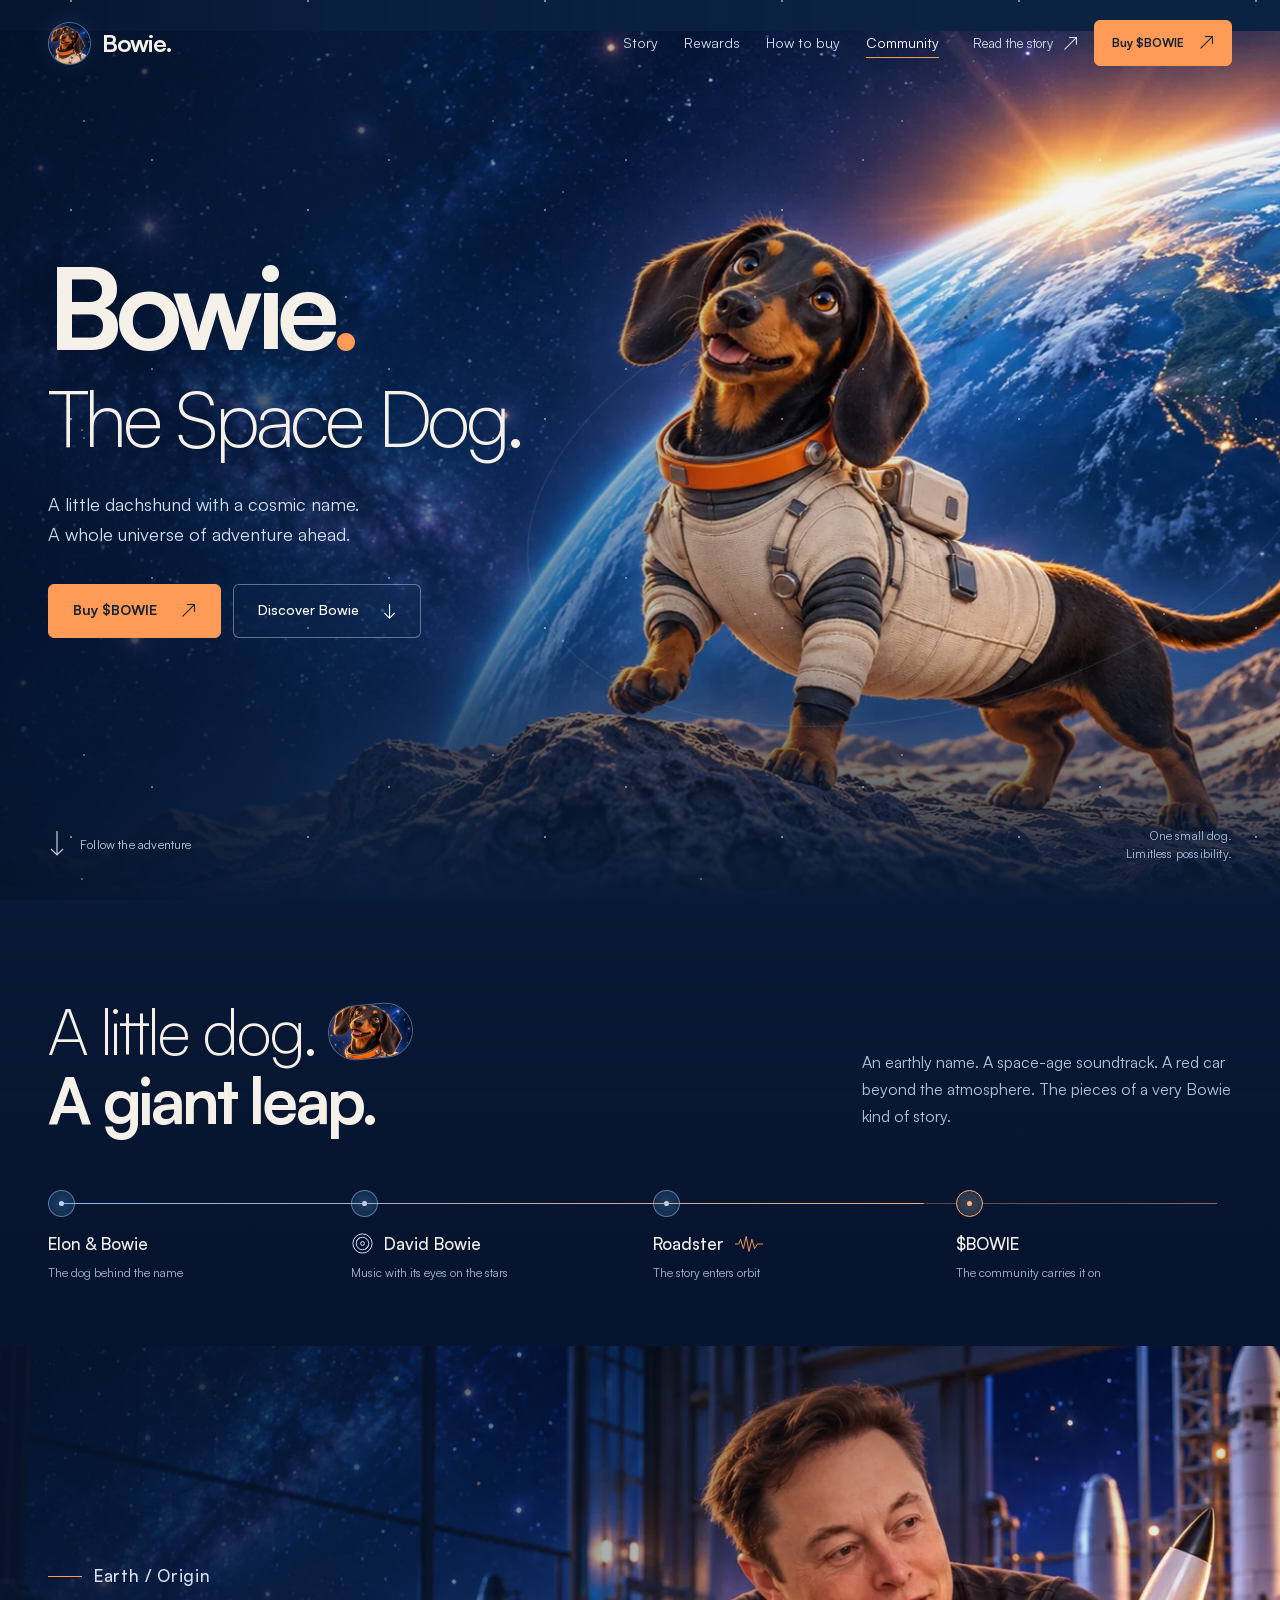
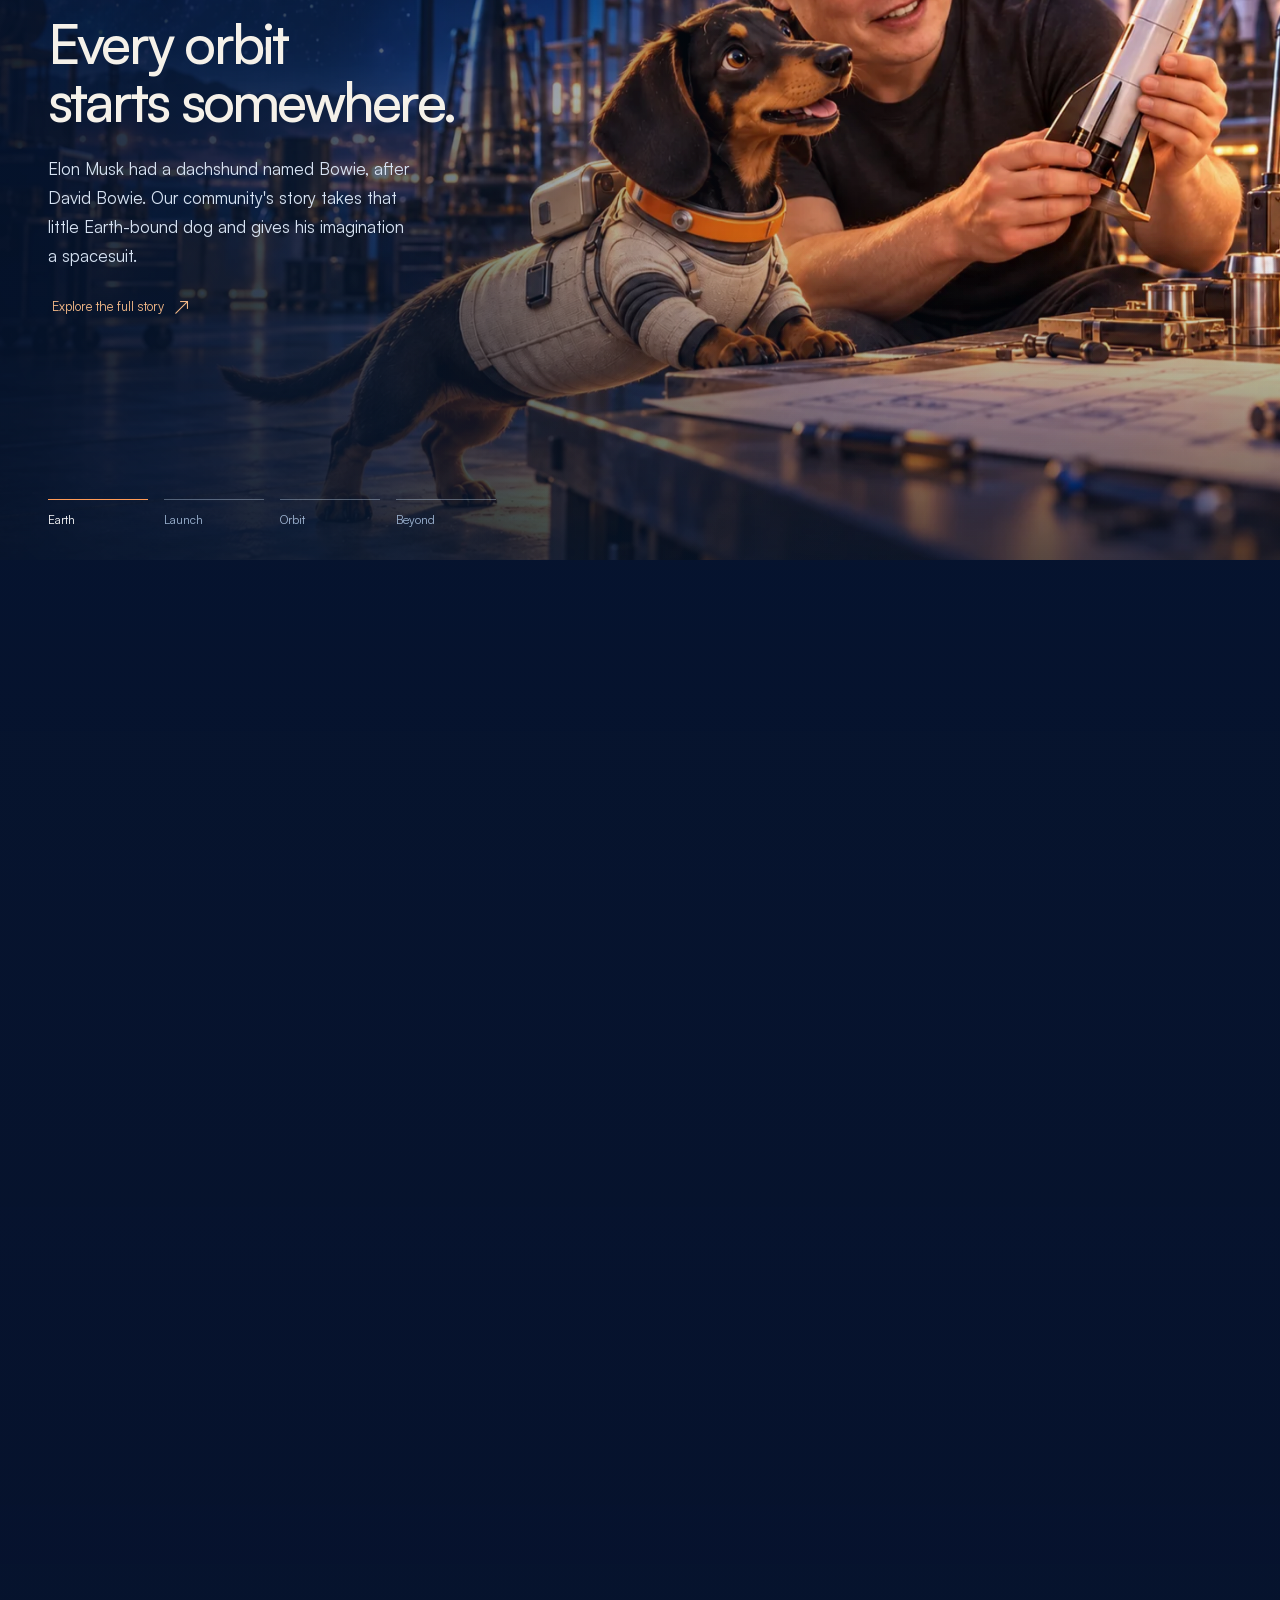
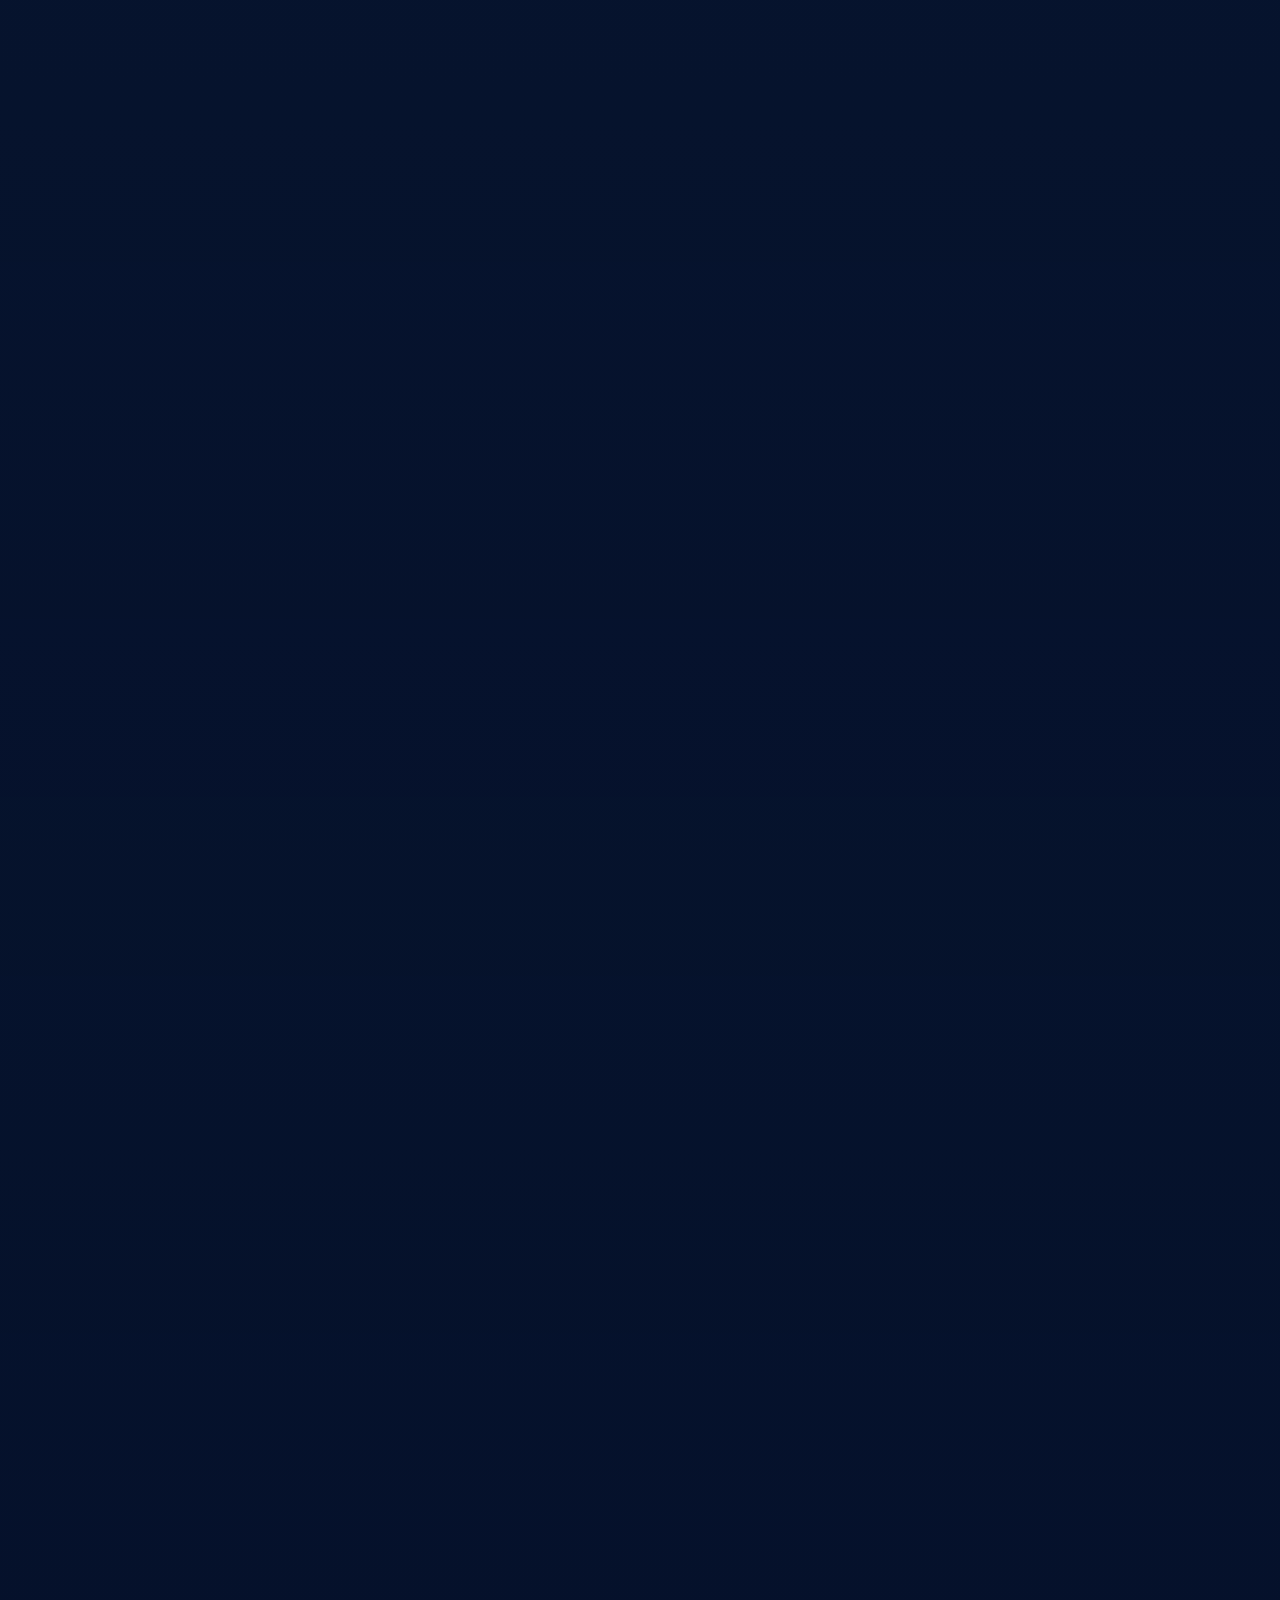
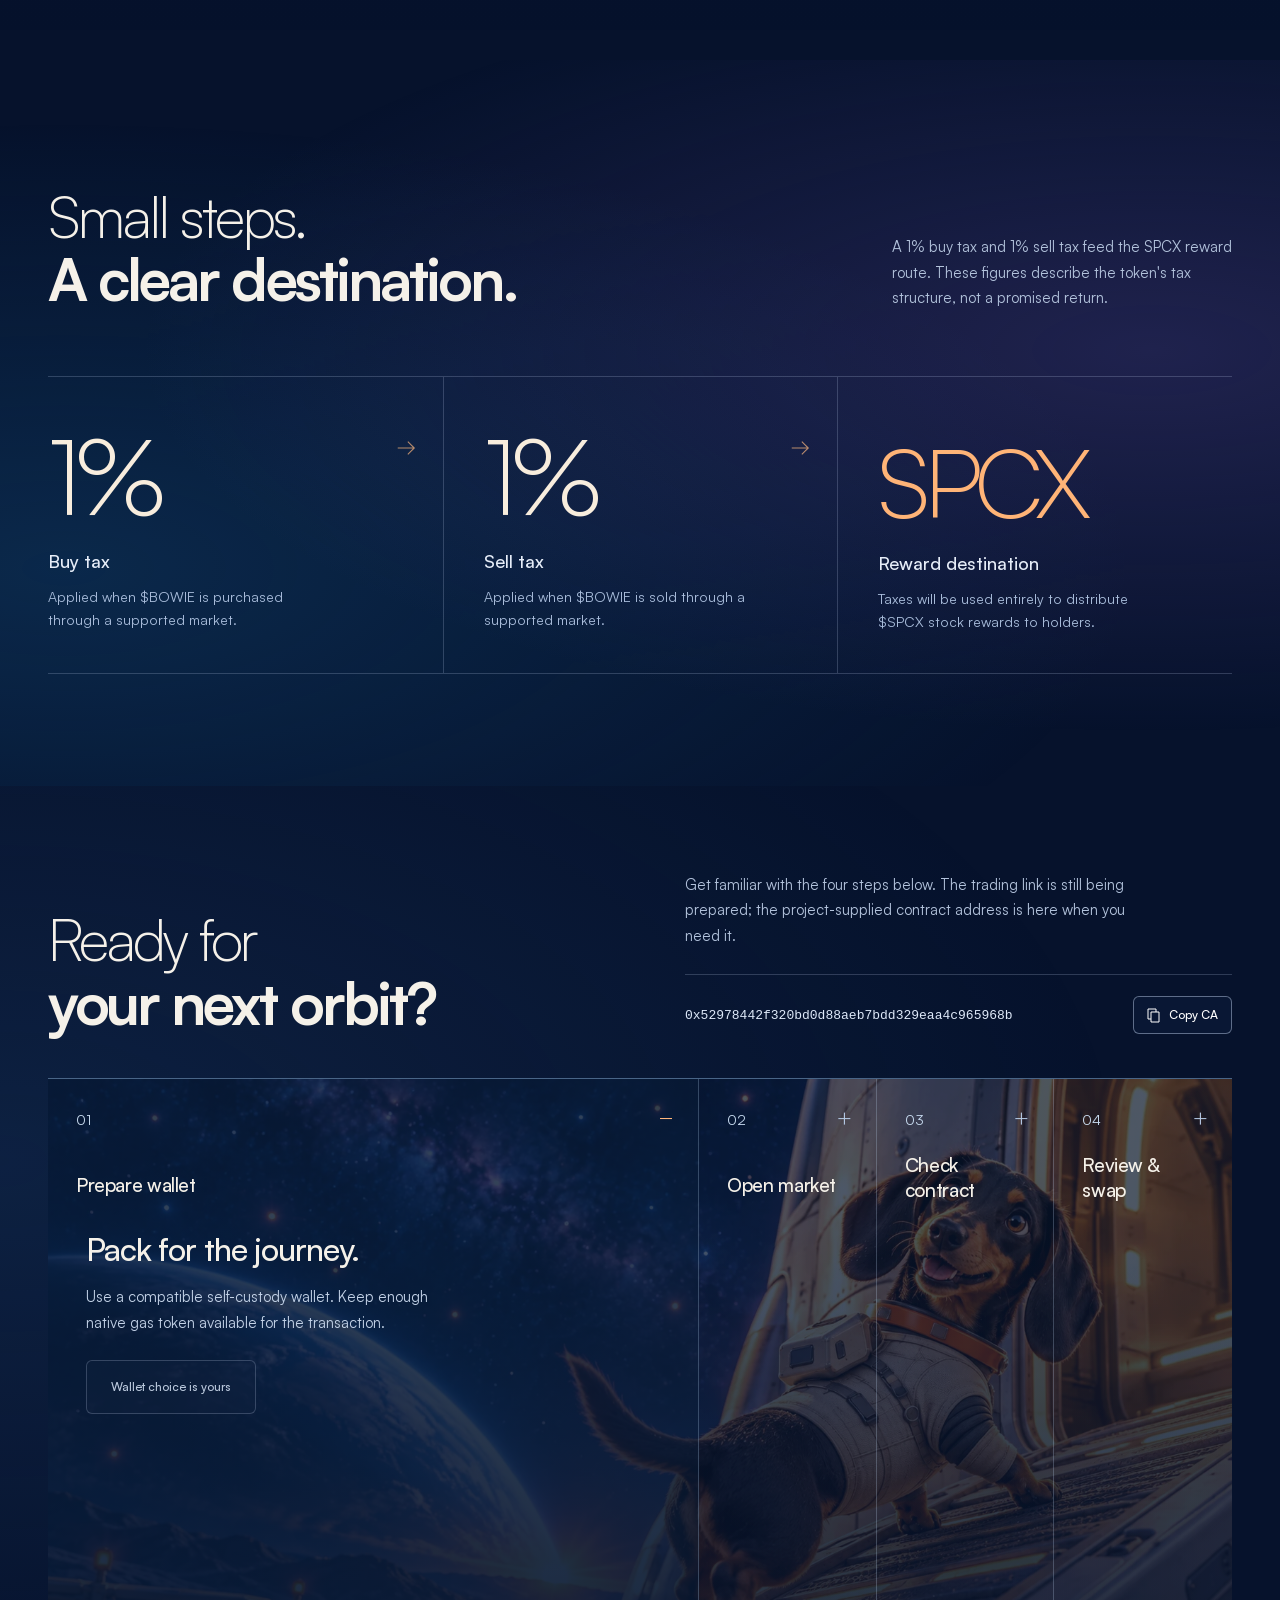
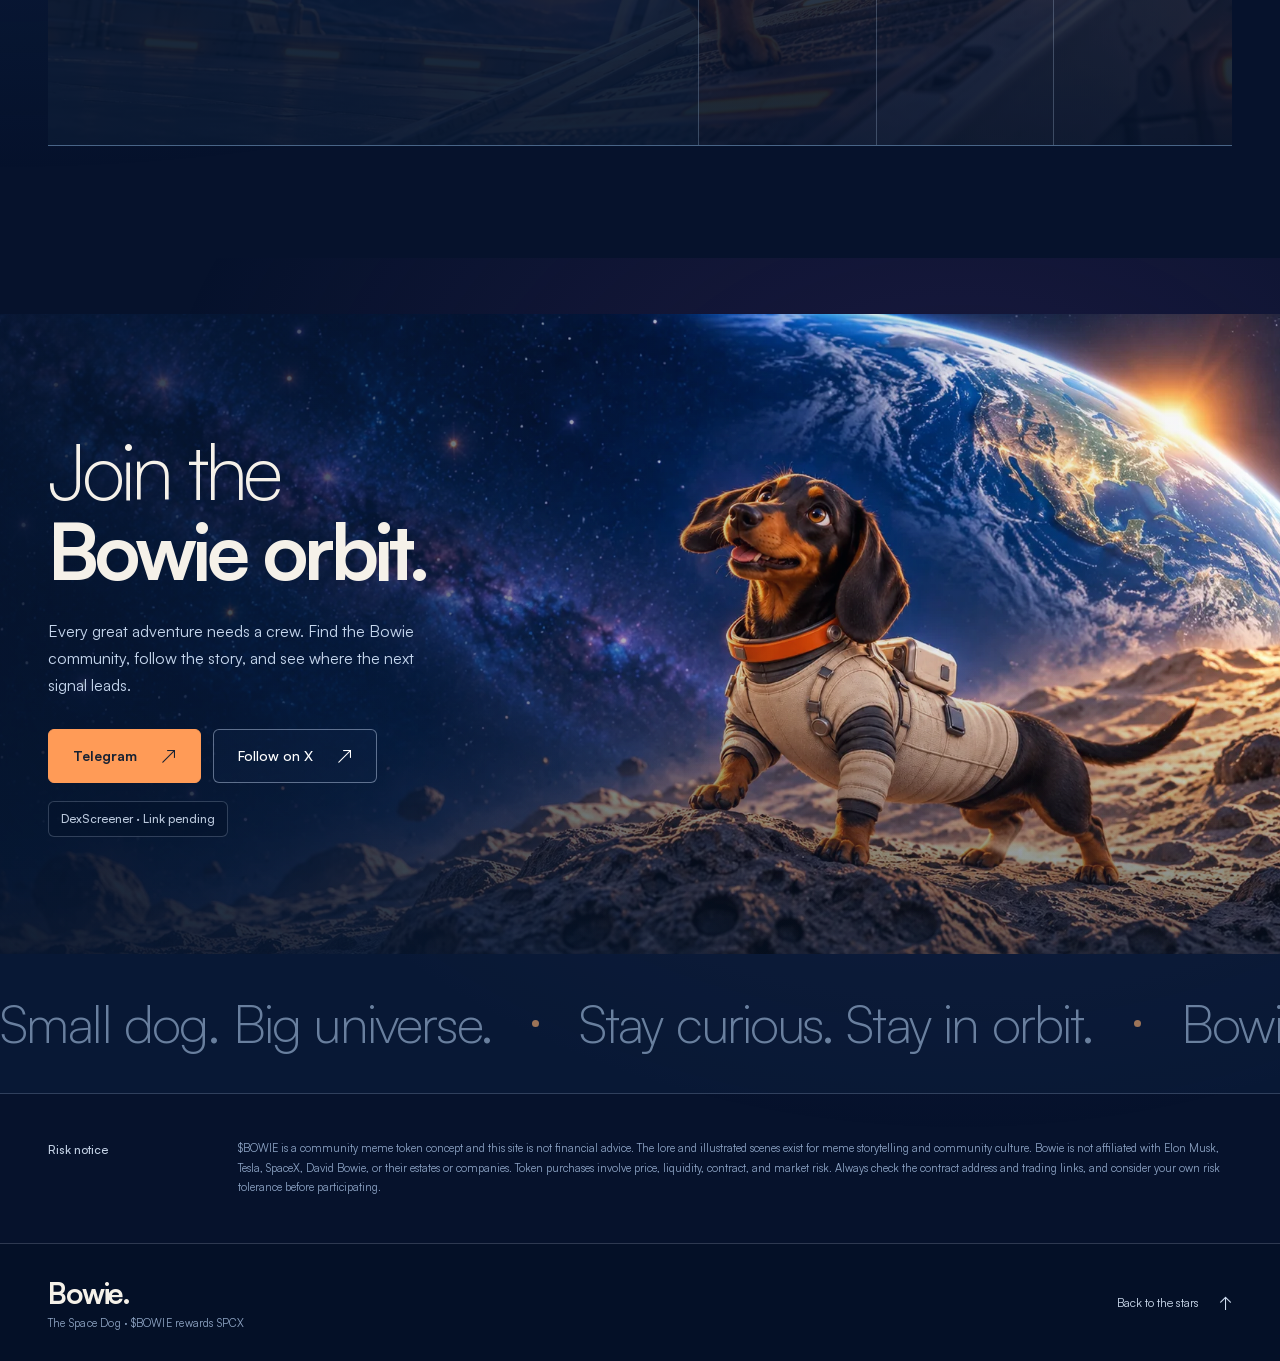
<file: index.html>
<!DOCTYPE html>
<html lang="en" class="no-js">
<head>
  <meta charset="utf-8">
  <meta name="viewport" content="width=device-width, initial-scale=1, viewport-fit=cover">
  <meta name="description" content="Bowie, the Space Dog. Follow a little dachshund from Earth to the stars, with a community carrying the story forward.">
  <meta name="theme-color" content="#06122c">
  <title>Bowie | The Space Dog</title>
  <link rel="icon" type="image/webp" href="assets/bowie-v3-favicon.webp">
  <link rel="preload" href="assets/fonts/satoshi-regular.woff2" as="font" type="font/woff2" crossorigin>
  <link rel="preload" href="assets/fonts/satoshi-bold.woff2" as="font" type="font/woff2" crossorigin>
  <link rel="preload" href="assets/bowie-v3-hero-desktop.webp" as="image" type="image/webp" media="(min-width: 761px)" imagesrcset="assets/bowie-v3-hero-desktop-small.webp 1200w, assets/bowie-v3-hero-desktop.webp 1774w" imagesizes="100vw">
  <link rel="preload" href="assets/bowie-v3-hero-mobile.webp" as="image" type="image/webp" media="(max-width: 760px)" imagesrcset="assets/bowie-v3-hero-mobile-small.webp 640w, assets/bowie-v3-hero-mobile.webp 1024w" imagesizes="100vw">
  <link rel="stylesheet" href="assets/bowie-v3.css">
  <script>document.documentElement.className = 'js';</script>
</head>
<body>
  <a class="skip-link" href="#main">Skip to content</a>
  <div class="cosmos" aria-hidden="true">
    <div class="cosmos-cloud"></div>
    <div class="stars stars-far"></div>
    <div class="stars stars-mid"></div>
    <div class="stars stars-near"></div>
  </div>

  <header class="site-header" data-site-header>
    <div class="shell nav-wrap">
      <a class="brand" href="#top" aria-label="Bowie home">
        <span class="brand-mark"><img src="assets/bowie-v3-avatar.webp" alt="" width="512" height="512"></span>
        <span class="brand-name">Bowie.</span>
      </a>
      <button class="menu-toggle" type="button" aria-expanded="false" aria-controls="site-navigation" aria-label="Open menu"><span class="menu-icon" aria-hidden="true"></span></button>
      <div class="nav-panel" id="site-navigation">
        <nav class="nav-links" aria-label="Primary navigation">
          <a class="nav-link" href="#story">Story</a>
          <a class="nav-link" href="#rewards">Rewards</a>
          <a class="nav-link" href="#how-to-buy">How to buy</a>
          <a class="nav-link" href="#community">Community</a>
        </nav>
        <div class="nav-actions">
          <a class="article-link" href="bowie-story.html">Read the story <span class="arrow" aria-hidden="true">↗</span></a>
          <a class="button button-primary button-small" href="#how-to-buy">Buy $BOWIE <span class="arrow" aria-hidden="true">↗</span></a>
        </div>
      </div>
    </div>
  </header>

  <div class="page">
    <main id="main">
      <section class="hero" id="top" aria-labelledby="hero-title">
        <div class="hero-backdrop">
          <picture>
            <source media="(max-width: 760px)" srcset="assets/bowie-v3-hero-mobile-small.webp 640w, assets/bowie-v3-hero-mobile.webp 1024w" sizes="100vw">
            <img src="assets/bowie-v3-hero-desktop.webp" srcset="assets/bowie-v3-hero-desktop-small.webp 1200w, assets/bowie-v3-hero-desktop.webp 1774w" sizes="100vw" width="1774" height="887" alt="Bowie, a black and tan dachshund in an ivory spacesuit, setting off beneath a blue star sea and a glowing planetary horizon" fetchpriority="high">
          </picture>
        </div>
        <div class="hero-wash" aria-hidden="true"></div>
        <div class="hero-starfield" aria-hidden="true"><div class="stars stars-far"></div><div class="stars stars-mid"></div><div class="stars stars-near"></div></div>
        <svg class="hero-orbit" viewBox="0 0 900 600" aria-hidden="true"><ellipse cx="450" cy="300" rx="430" ry="240"></ellipse><circle cx="857" cy="222" r="3"></circle></svg>
        <div class="shell hero-content">
          <div class="hero-copy">
            <h1 class="hero-title" id="hero-title"><span>Bowie<span class="title-dot">.</span></span><span class="hero-subtitle">The Space Dog.</span></h1>
            <p class="hero-intro">A little dachshund with a cosmic name.<br>A whole universe of adventure ahead.</p>
            <div class="hero-actions">
              <a class="button button-primary" href="#how-to-buy">Buy $BOWIE <span class="arrow" aria-hidden="true">↗</span></a>
              <a class="button" href="#story">Discover Bowie <span class="arrow" aria-hidden="true">↓</span></a>
            </div>
          </div>
        </div>
        <div class="shell hero-foot">
          <a class="scroll-cue" href="#story"><svg viewBox="0 0 18 27" aria-hidden="true"><path d="M9 0v24M3 18l6 6 6-6"></path></svg>Follow the adventure</a>
          <p>One small dog.<br>Limitless possibility.</p>
        </div>
      </section>

      <section class="chapter story" id="story" aria-labelledby="story-title">
        <div class="shell">
          <div class="story-heading">
            <h2 class="chapter-heading" id="story-title">A little dog.<span class="inline-portrait" aria-hidden="true"><img src="assets/bowie-v3-avatar.webp" alt="" width="512" height="512" loading="lazy"></span><br><strong>A giant leap.</strong></h2>
            <p class="chapter-copy">An earthly name. A space-age soundtrack. A red car beyond the atmosphere. The pieces of a very Bowie kind of story.</p>
          </div>
          <ol class="lore-route" aria-label="Bowie story route">
            <li class="route-node"><span class="route-point" aria-hidden="true"></span><span class="route-title">Elon &amp; Bowie</span><small>The dog behind the name</small></li>
            <li class="route-node"><span class="route-point" aria-hidden="true"></span><span class="route-title"><svg class="record-icon" viewBox="0 0 24 24" aria-hidden="true"><circle cx="12" cy="12" r="10"></circle><circle cx="12" cy="12" r="6.5"></circle><circle cx="12" cy="12" r="2"></circle><path d="M6 9a7 7 0 0 1 3-3m6 12a7 7 0 0 0 3-3"></path></svg>David Bowie</span><small>Music with its eyes on the stars</small></li>
            <li class="route-node"><span class="route-point" aria-hidden="true"></span><span class="route-title">Roadster<svg class="wave-icon" viewBox="0 0 32 18" aria-hidden="true"><path d="M1 9h4l2-5 3 10 3-13 3 16 3-13 3 10 3-5h6"></path></svg></span><small>The story enters orbit</small></li>
            <li class="route-node"><span class="route-point" aria-hidden="true"></span><span class="route-title">$BOWIE</span><small>The community carries it on</small></li>
          </ol>
        </div>

        <div class="story-cinema">
          <span class="anchor-target" id="timeline" aria-hidden="true"></span>
          <div class="story-pin">
            <div class="story-stage">
              <article class="story-scene story-scene-origin" data-story-chapter="earth" data-story-duration="0.2" aria-labelledby="origin-title">
                <figure class="scene-image"><img src="assets/bowie-v3-story-origin-musk.webp" srcset="assets/bowie-v3-story-origin-musk-960.webp 960w, assets/bowie-v3-story-origin-musk.webp 1672w" sizes="100vw" alt="An illustrated Elon Musk and Bowie in a warm rocket workshop, sharing the beginning of an imagined adventure" width="1672" height="941" loading="lazy"></figure>
                <div class="shell scene-shell"><div class="scene-copy">
                  <p class="scene-place">Earth / Origin</p>
                  <h3 id="origin-title">Every orbit starts somewhere.</h3>
                  <p>Elon Musk had a dachshund named Bowie, after David Bowie. Our community's story takes that little Earth-bound dog and gives his imagination a spacesuit.</p>
                  <a class="article-link" href="bowie-story.html">Explore the full story <span class="arrow" aria-hidden="true">↗</span></a>
                </div></div>
              </article>
              <article class="story-scene story-scene-launch" data-story-chapter="launch" data-story-duration="0.4" aria-labelledby="launch-title">
                <figure class="scene-image launch-artwork">
                  <img class="launch-background" src="assets/bowie-v3-launch-bg.webp" srcset="assets/bowie-v3-launch-bg-960.webp 960w, assets/bowie-v3-launch-bg.webp 1672w" sizes="100vw" alt="A silver Starship beginning an imagined flight from a blue twilight launch site, lit by orange exhaust" width="1672" height="941" loading="lazy">
                  <div class="launch-world" aria-hidden="true">
                    <div class="launch-halo"></div>
                    <div class="launch-smoke launch-smoke-one"></div>
                    <div class="launch-smoke launch-smoke-two"></div>
                    <div class="launch-smoke launch-smoke-three"></div>
                    <div class="launch-smoke launch-smoke-four"></div>
                    <div class="launch-vehicle">
                      <div class="launch-craft">
                        <img class="launch-starship" src="assets/bowie-v3-launch-starship.webp" alt="" width="151" height="1000" loading="lazy">
                        <div class="launch-engine">
                          <svg class="launch-flame" viewBox="0 0 160 450" preserveAspectRatio="none">
                            <defs>
                              <linearGradient id="launch-exhaust" x1="0" y1="0" x2="0" y2="1"><stop offset="0" stop-color="#fffef1"></stop><stop offset=".17" stop-color="#fff5bc"></stop><stop offset=".48" stop-color="#ffb061"></stop><stop offset=".77" stop-color="#f36c37" stop-opacity=".8"></stop><stop offset="1" stop-color="#f36c37" stop-opacity="0"></stop></linearGradient>
                              <linearGradient id="launch-core" x1="0" y1="0" x2="0" y2="1"><stop offset="0" stop-color="#fff"></stop><stop offset=".5" stop-color="#fff3c7"></stop><stop offset="1" stop-color="#fff3c7" stop-opacity="0"></stop></linearGradient>
                            </defs>
                            <path class="launch-flame-envelope" d="M40 0C20 40 20 80 10 137C34 121 35 178 40 232C48 204 48 296 62 328L80 450L96 333C111 293 105 239 122 215C125 180 124 141 151 128C132 84 144 45 120 0Z" fill="url(#launch-exhaust)"></path>
                            <path d="M58 0C53 48 47 72 53 110L62 177L69 151L81 300L92 174L101 195L112 95L103 0Z" fill="url(#launch-core)"></path>
                            <path d="M66 0L62 96L78 170L82 102L94 132L95 0Z" fill="#fffce6" opacity=".7"></path>
                          </svg>
                        </div>
                      </div>
                    </div>
                  </div>
                </figure>
                <div class="shell scene-shell"><div class="scene-copy">
                  <p class="scene-place">Launch / Imagination</p>
                  <h3 id="launch-title">Next stop: the stars.</h3>
                  <p>A little imagination. A giant leap into the Bowie universe.</p>
                </div></div>
              </article>
              <article class="story-scene story-scene-orbit" data-story-chapter="orbit" data-story-duration="0.2" aria-labelledby="orbit-title">
                <figure class="scene-image"><img src="assets/bowie-v3-story-orbit.webp" srcset="assets/bowie-v3-story-orbit-960.webp 960w, assets/bowie-v3-story-orbit.webp 1672w" sizes="100vw" alt="Bowie riding beside a red Roadster above Earth, with a rocket trail crossing the blue and violet star sea" width="1672" height="941" loading="lazy"></figure>
                <div class="shell scene-shell"><div class="scene-copy">
                  <p class="scene-place">Orbit / Roadster</p>
                  <h3 id="orbit-title">A soundtrack for the stars.</h3>
                  <p>David Bowie's music. A red Roadster beyond Earth. In the Bowie universe, the little dog follows that signal into a much bigger adventure.</p>
                </div></div>
              </article>
              <article class="story-scene story-scene-moon" data-story-chapter="beyond" data-story-duration="0.2" aria-labelledby="moon-title">
                <figure class="scene-image"><img src="assets/bowie-v3-story-moon.webp" srcset="assets/bowie-v3-story-moon-960.webp 960w, assets/bowie-v3-story-moon.webp 1672w" sizes="100vw" alt="Bowie bounding across a lunar landscape in his ivory spacesuit, with a bright planet and a colorful nebula beyond" width="1672" height="941" loading="lazy"></figure>
                <div class="shell scene-shell"><div class="scene-copy">
                  <p class="scene-place">Beyond / Community</p>
                  <h3 id="moon-title">The next leap is ours.</h3>
                  <p>Short legs. Big possibilities. $BOWIE brings the story to a community of space dreamers, with SPCX at the end of its reward route.</p>
                </div></div>
              </article>
            </div>
            <ol class="story-chapters" aria-hidden="true"><li class="is-active" data-story-chapter="earth">Earth</li><li data-story-chapter="launch">Launch</li><li data-story-chapter="orbit">Orbit</li><li data-story-chapter="beyond">Beyond</li></ol>
          </div>
        </div>
      </section>

      <section class="chapter rewards" id="rewards" aria-labelledby="rewards-title">
        <div class="shell">
          <div class="rewards-head">
            <h2 class="chapter-heading" id="rewards-title">Small steps.<br><strong>A clear destination.</strong></h2>
            <p class="chapter-copy">A 1% buy tax and 1% sell tax feed the SPCX reward route. These figures describe the token's tax structure, not a promised return.</p>
          </div>
          <ul class="reward-grid" aria-label="Bowie tax and reward route">
            <li class="reward-stat"><strong class="reward-value">1%</strong><span class="reward-name">Buy tax</span><p>Applied when $BOWIE is purchased through a supported market.</p><svg class="reward-arrow" viewBox="0 0 24 24" aria-hidden="true"><path d="M3 12h18m-7-7 7 7-7 7"></path></svg></li>
            <li class="reward-stat"><strong class="reward-value">1%</strong><span class="reward-name">Sell tax</span><p>Applied when $BOWIE is sold through a supported market.</p><svg class="reward-arrow" viewBox="0 0 24 24" aria-hidden="true"><path d="M3 12h18m-7-7 7 7-7 7"></path></svg></li>
            <li class="reward-stat"><strong class="reward-value destination">SPCX</strong><span class="reward-name">Reward destination</span><p>Taxes will be used entirely to distribute $SPCX stock rewards to holders.</p></li>
          </ul>
        </div>
      </section>

      <section class="chapter buy" id="how-to-buy" aria-labelledby="buy-title">
        <div class="shell">
          <div class="buy-head">
            <h2 class="chapter-heading" id="buy-title">Ready for<br><strong>your next orbit?</strong></h2>
            <div>
              <p class="chapter-copy">Get familiar with the four steps below. The trading link is still being prepared; the project-supplied contract address is here when you need it.</p>
              <div class="contract-box">
                <code class="contract-value" id="contract-address">0x52978442f320bd0d88aeb7bdd329eaa4c965968b</code>
                <span class="copy-wrap"><output class="copy-status" id="copy-status" aria-live="polite"></output><button class="button copy-button" type="button" data-copy-target="contract-address"><svg class="copy-icon" viewBox="0 0 13 15" aria-hidden="true"><path d="M4 4h8v10H4zM9 4V1H1v10h3"></path></svg><span data-copy-label>Copy CA</span></button></span>
              </div>
            </div>
          </div>
          <div class="buy-experience">
            <img class="buy-backdrop" src="assets/bowie-v3-board.webp" srcset="assets/bowie-v3-board-960.webp 960w, assets/bowie-v3-board.webp 1672w" sizes="100vw" alt="" width="1672" height="941" loading="lazy">
            <div class="buy-accordion" data-buy-accordion>
              <article class="buy-step is-active">
                <button class="step-trigger" id="buy-step-1" type="button" aria-expanded="true" aria-controls="buy-panel-1"><span class="step-index">01</span><span class="step-title">Prepare wallet</span></button>
                <section class="step-body" id="buy-panel-1" aria-labelledby="buy-step-1"><h3>Pack for the journey.</h3><p>Use a compatible self-custody wallet. Keep enough native gas token available for the transaction.</p><div class="step-note"><span class="button" aria-disabled="true">Wallet choice is yours</span></div></section>
              </article>
              <article class="buy-step">
                <button class="step-trigger" id="buy-step-2" type="button" aria-expanded="false" aria-controls="buy-panel-2"><span class="step-index">02</span><span class="step-title">Open market</span></button>
                <section class="step-body" id="buy-panel-2" aria-labelledby="buy-step-2"><h3>Find your launch point.</h3><p>The trading entry will appear here and in the linked Bowie project channels when it is ready.</p><div class="step-note"><button class="button" type="button" disabled aria-disabled="true">Buy link pending</button></div></section>
              </article>
              <article class="buy-step">
                <button class="step-trigger" id="buy-step-3" type="button" aria-expanded="false" aria-controls="buy-panel-3"><span class="step-index">03</span><span class="step-title">Check contract</span></button>
                <section class="step-body" id="buy-panel-3" aria-labelledby="buy-step-3"><h3>Check the coordinates.</h3><p>Use the project-supplied address above. Confirm the token details displayed by the market before any transaction.</p><div class="step-note"><button class="button copy-button" type="button" data-copy-target="contract-address"><span data-copy-label>Copy CA</span></button></div></section>
              </article>
              <article class="buy-step">
                <button class="step-trigger" id="buy-step-4" type="button" aria-expanded="false" aria-controls="buy-panel-4"><span class="step-index">04</span><span class="step-title">Review &amp; swap</span></button>
                <section class="step-body" id="buy-panel-4" aria-labelledby="buy-step-4"><h3>One final check.</h3><p>Review the token, amount, price impact, tax, gas, and slippage. Confirm only when every field matches your intent.</p><div class="step-note"><button class="button" type="button" disabled aria-disabled="true">Trading link pending</button></div></section>
              </article>
            </div>
          </div>
        </div>
      </section>

      <section class="chapter community" id="community" aria-labelledby="community-title">
        <div class="community-stage">
          <img class="community-image" src="assets/bowie-v3-community.webp" srcset="assets/bowie-v3-community-960.webp 960w, assets/bowie-v3-community.webp 1774w" sizes="100vw" alt="Bowie looking out over a glowing planet from an observation deck in a blue and violet galaxy" width="1774" height="887" loading="lazy">
          <div class="shell"><div class="community-copy">
            <h2 id="community-title">Join the<span>Bowie orbit.</span></h2>
            <p>Every great adventure needs a crew. Find the Bowie community, follow the story, and see where the next signal leads.</p>
            <div class="community-actions"><a class="button button-primary" href="https://t.me/Bowie_HQ_1" target="_blank" rel="noopener noreferrer">Telegram <span class="arrow" aria-hidden="true">↗</span></a><a class="button" href="https://x.com/bowie_HQ?s=20" target="_blank" rel="noopener noreferrer">Follow on X <span class="arrow" aria-hidden="true">↗</span></a></div>
            <div class="community-market"><button class="button" type="button" disabled aria-disabled="true">DexScreener · Link pending</button></div>
          </div></div>
        </div>
        <div class="marquee" aria-hidden="true"><div class="marquee-track">
          <div class="marquee-row"><span>Small dog. Big universe.</span><i class="marquee-dot"></i><span>Stay curious. Stay in orbit.</span><i class="marquee-dot"></i><span>Bowie the Space Dog.</span><i class="marquee-dot"></i></div>
          <div class="marquee-row"><span>Small dog. Big universe.</span><i class="marquee-dot"></i><span>Stay curious. Stay in orbit.</span><i class="marquee-dot"></i><span>Bowie the Space Dog.</span><i class="marquee-dot"></i></div>
        </div></div>
        <div class="shell risk"><strong>Risk notice</strong><p>$BOWIE is a community meme token concept and this site is not financial advice. The lore and illustrated scenes exist for meme storytelling and community culture. Bowie is not affiliated with Elon Musk, Tesla, SpaceX, David Bowie, or their estates or companies. Token purchases involve price, liquidity, contract, and market risk. Always check the contract address and trading links, and consider your own risk tolerance before participating.</p></div>
      </section>
    </main>
    <footer class="site-footer"><div class="shell footer-row"><div class="footer-brand">Bowie.<small>The Space Dog · $BOWIE rewards SPCX</small></div><a class="back-top" href="#top">Back to the stars <span class="arrow" aria-hidden="true">↑</span></a></div></footer>
  </div>
  <script src="assets/vendor/gsap.min.js"></script>
  <script src="assets/vendor/ScrollTrigger.min.js"></script>
  <script src="assets/bowie-v3.js"></script>
</body>
</html>
</file>
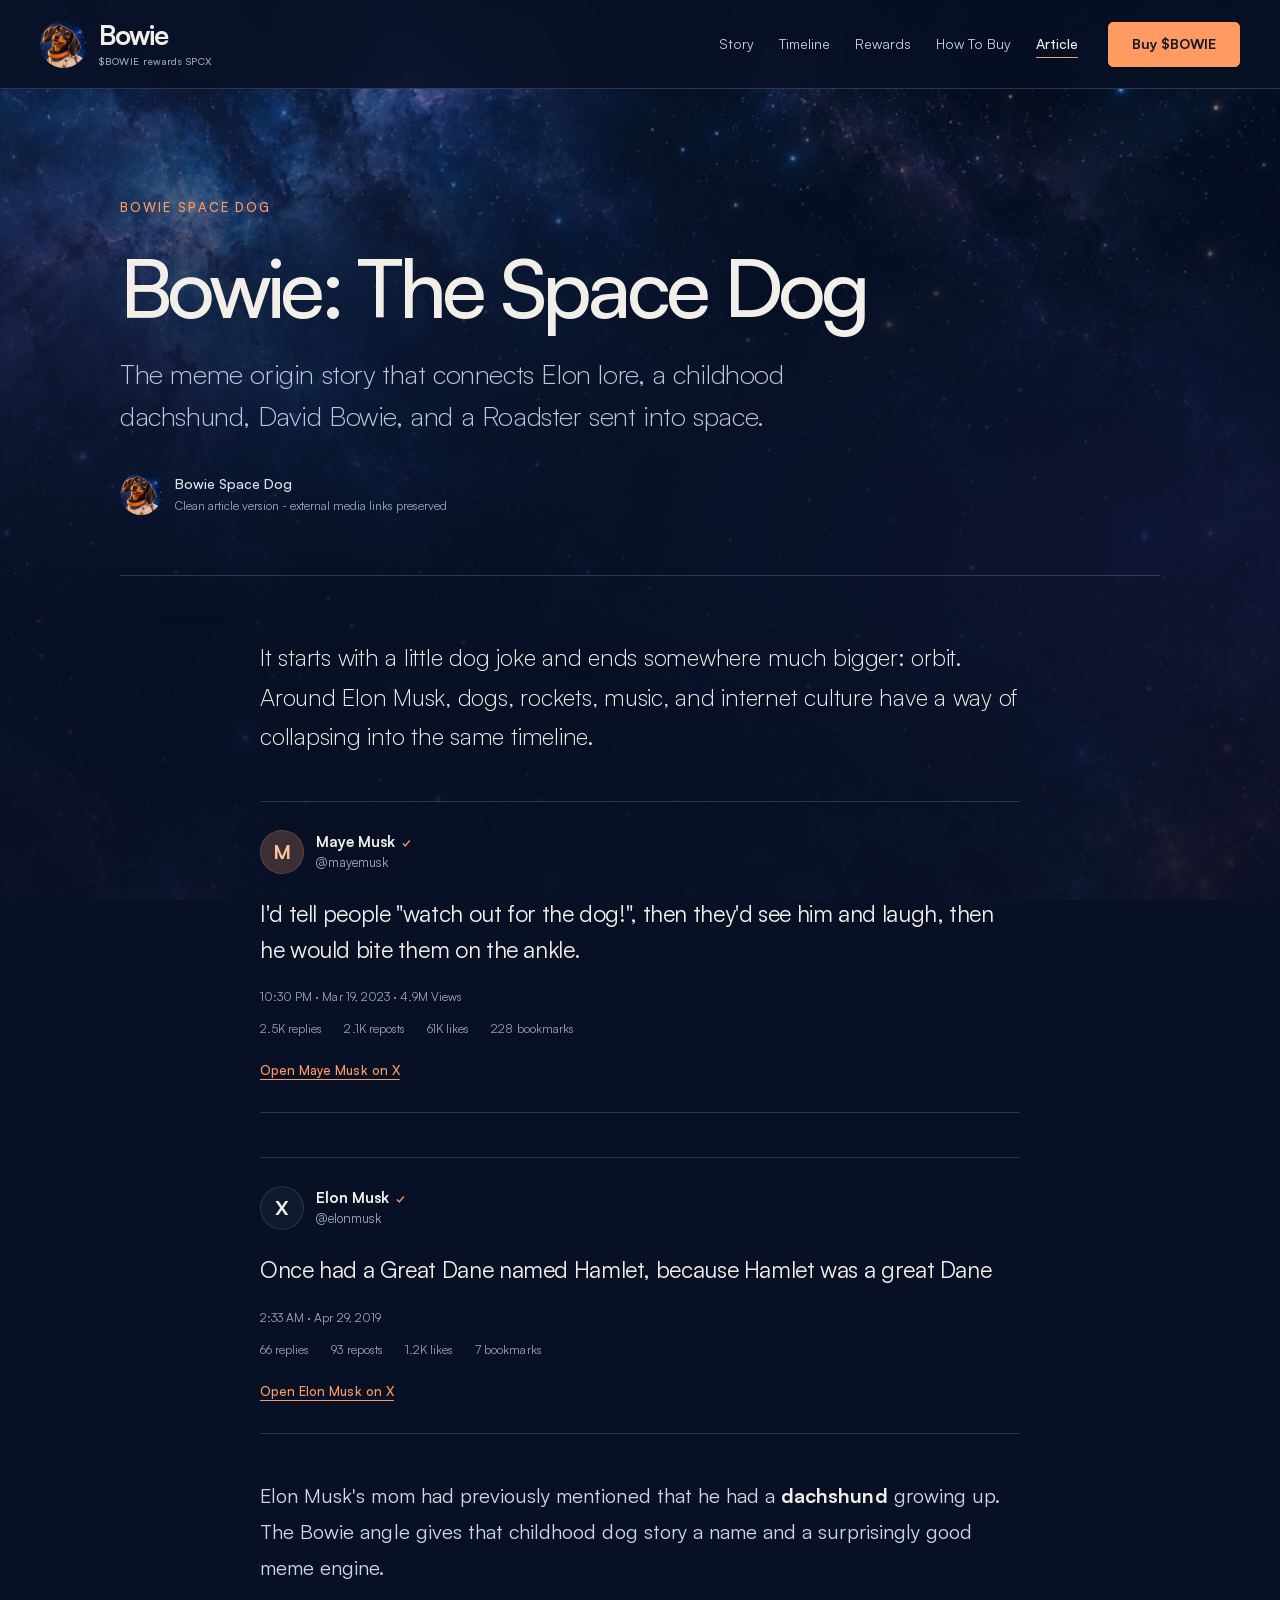
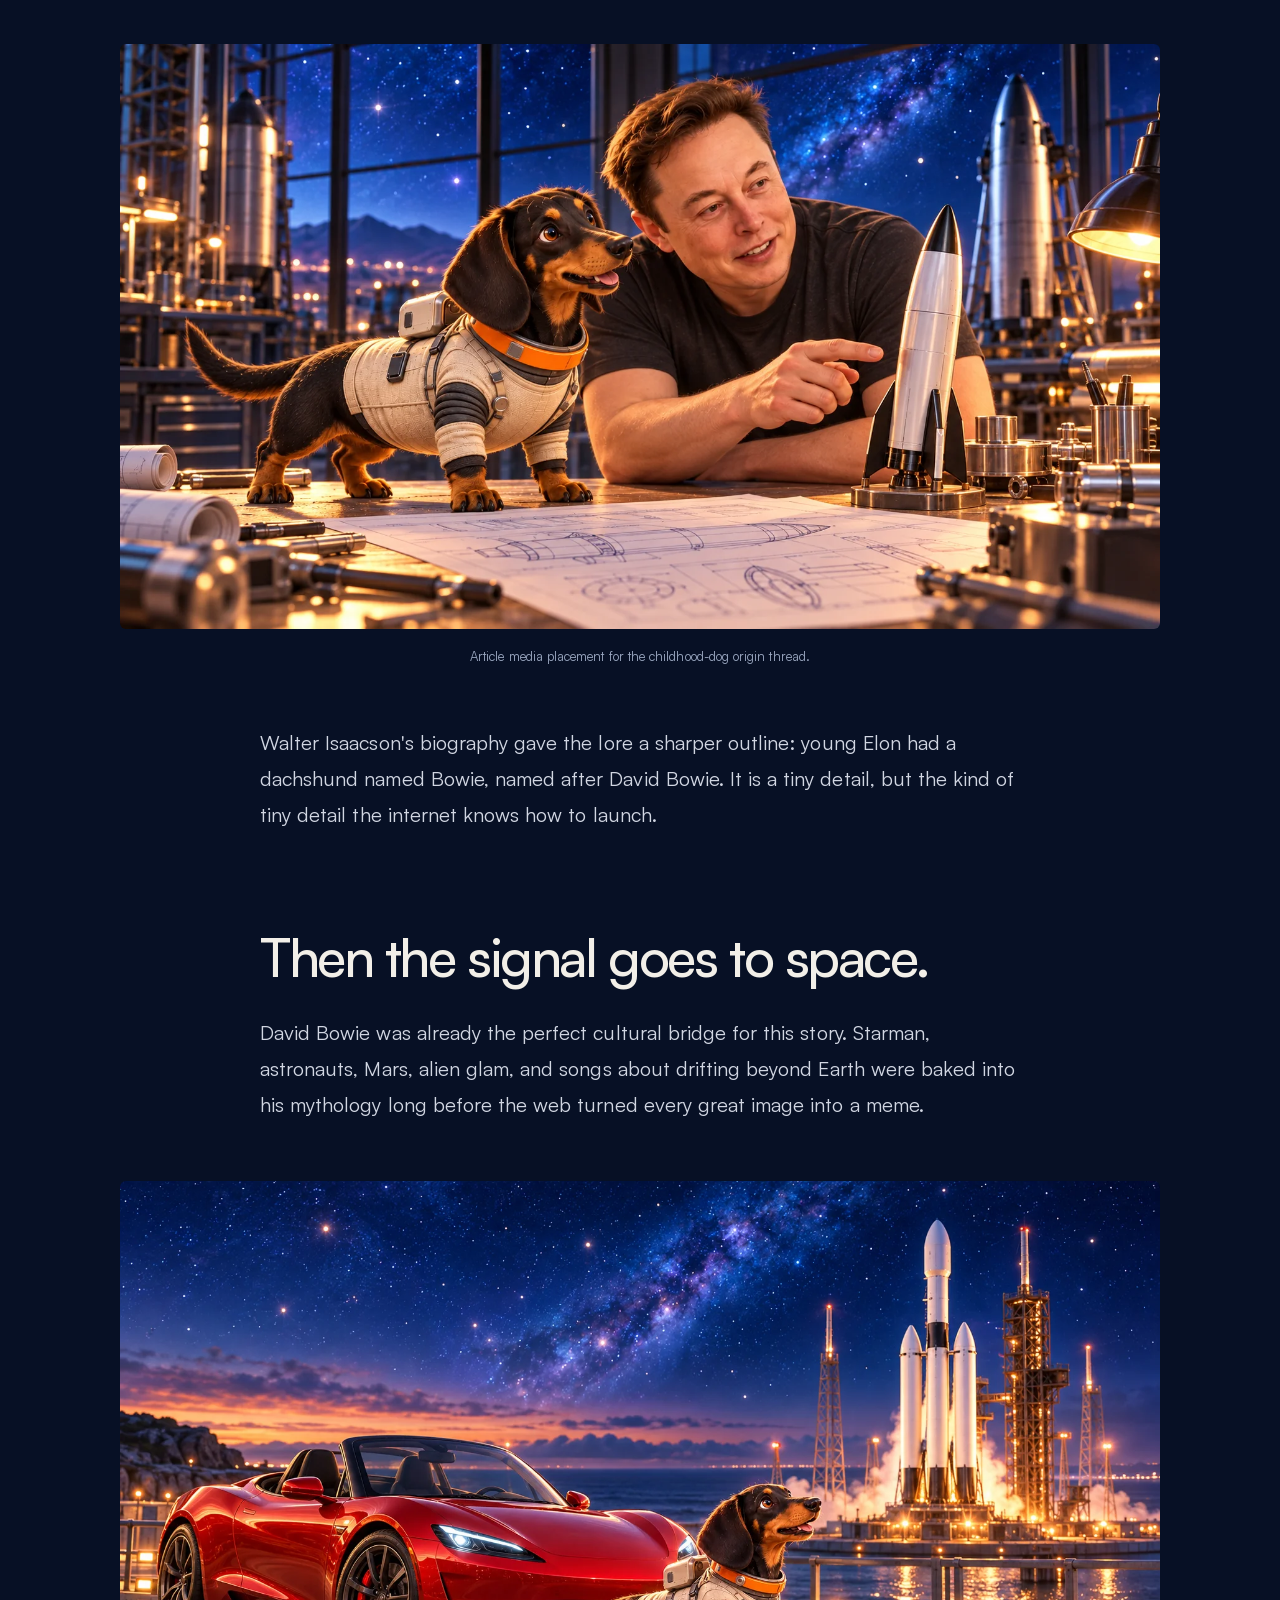
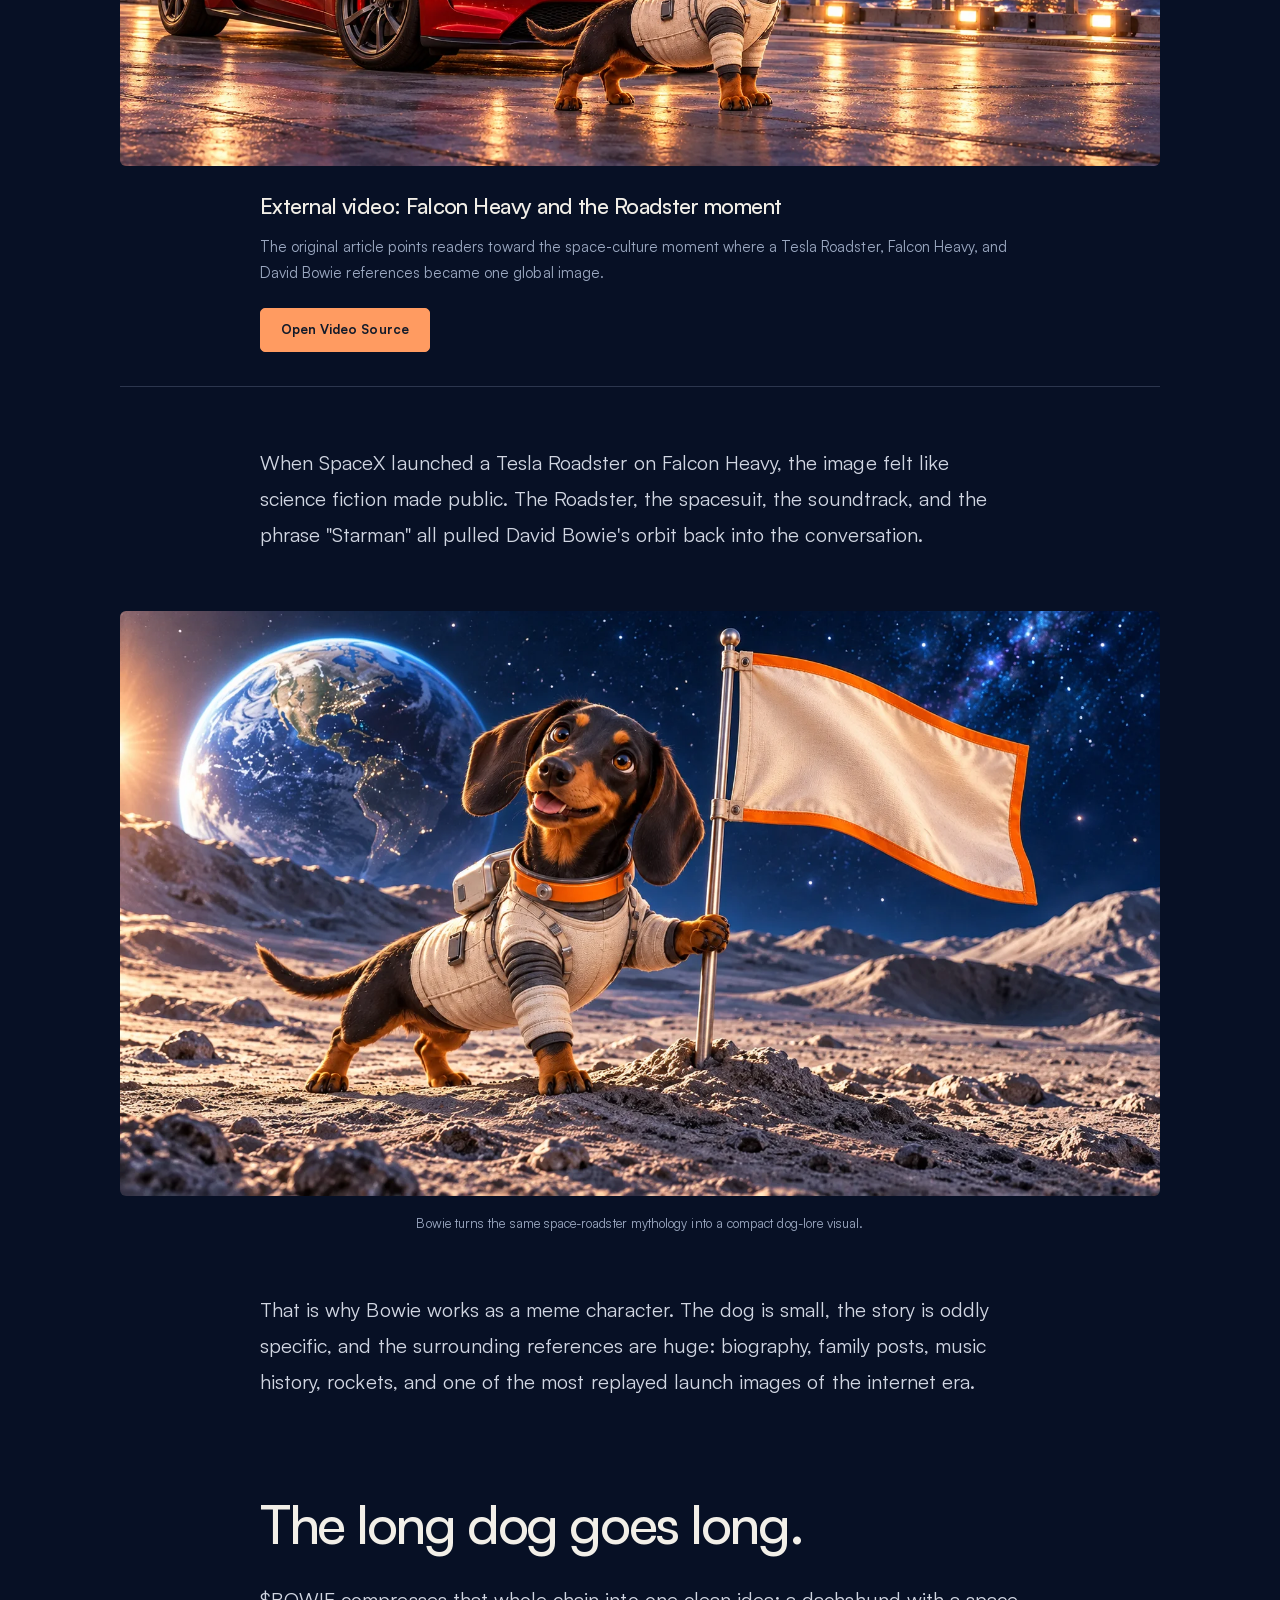
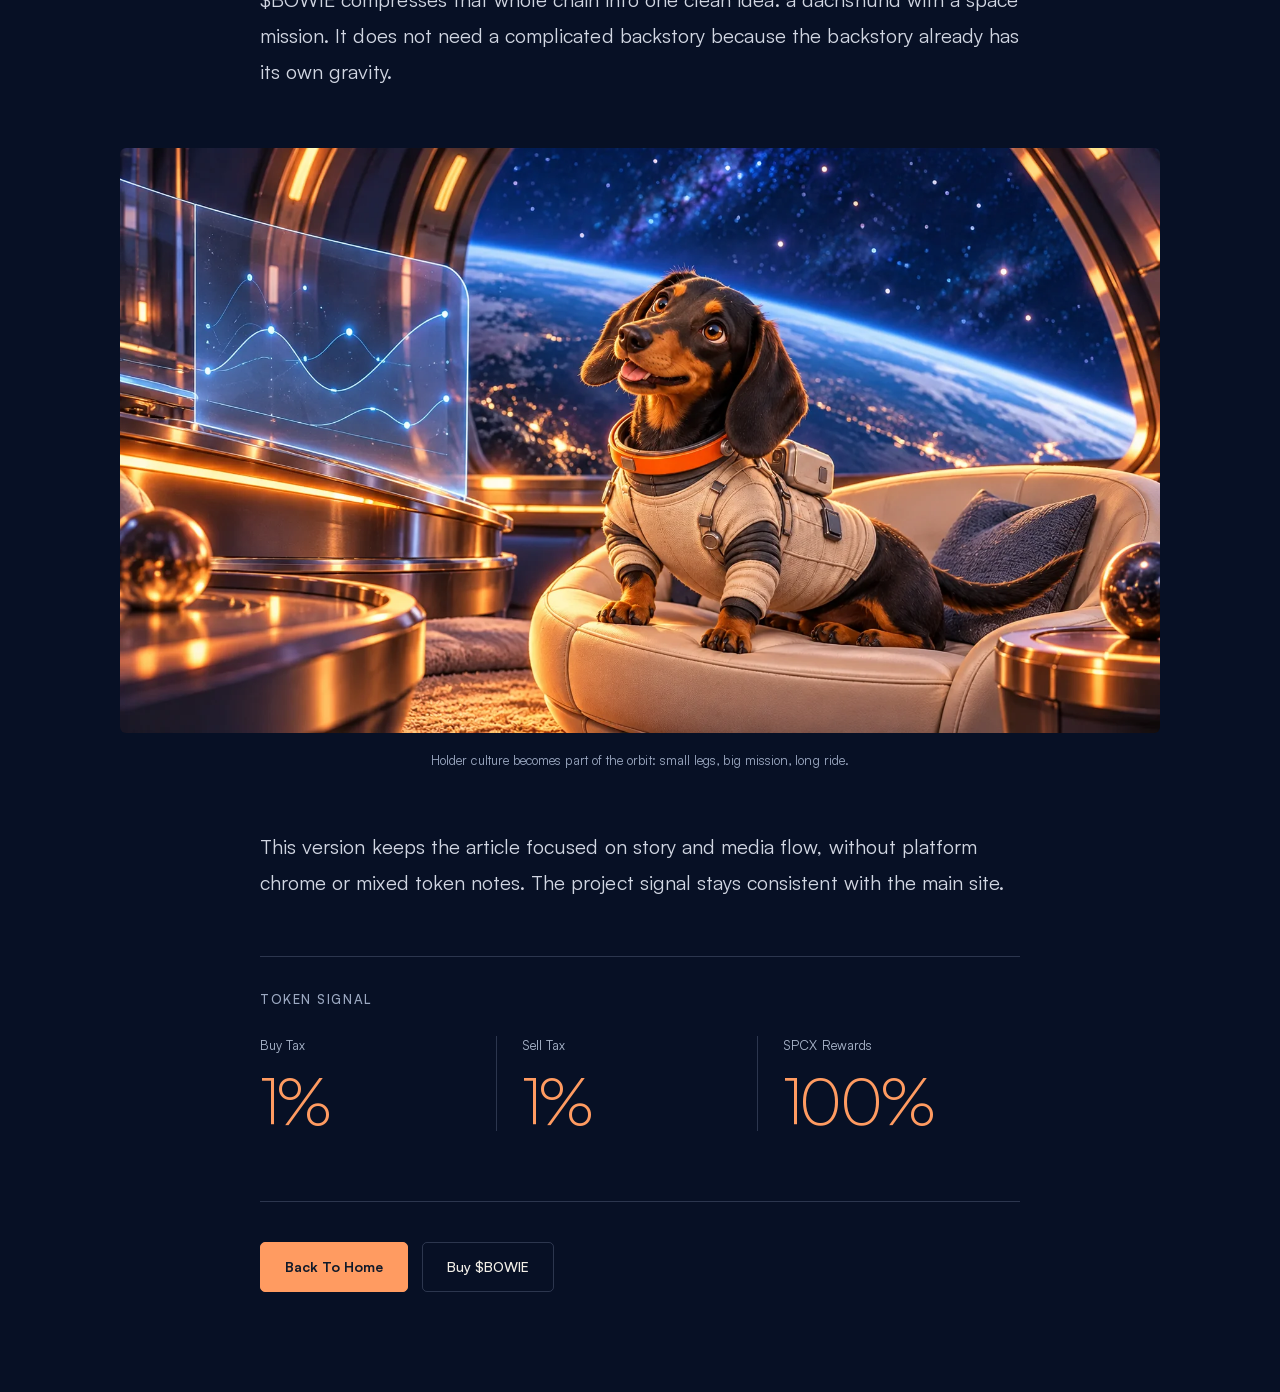
<file: bowie-story.html>
<!DOCTYPE html>
<html lang="en">
<head>
  <meta charset="utf-8">
  <meta name="viewport" content="width=device-width, initial-scale=1, viewport-fit=cover">
  <meta name="description" content="A clean Medium-style retelling of the Bowie Space Dog story.">
  <link rel="icon" type="image/webp" href="assets/bowie-v3-favicon.webp">
  <title>Bowie: The Space Dog</title>
  <link rel="stylesheet" href="assets/bowie-article.css">
</head>
<body>
  <nav class="topbar" aria-label="Main navigation">
    <div class="topbar-inner">
      <a href="spcx-space-dog-landing.html#top" class="brand" aria-label="Bowie home">
        <img src="assets/bowie-v3-avatar.webp" width="512" height="512" alt="Bowie logo">
        <span><b>Bowie</b><span>$BOWIE rewards SPCX</span></span>
      </a>
      <div class="nav" id="article-navigation">
        <a href="spcx-space-dog-landing.html#story">Story</a>
        <a href="spcx-space-dog-landing.html#timeline">Timeline</a>
        <a href="spcx-space-dog-landing.html#rewards">Rewards</a>
        <a href="spcx-space-dog-landing.html#how-to-buy">How To Buy</a>
        <a href="bowie-story.html" aria-current="page"><strong>Article</strong></a>
      </div>
      <a class="buy" href="spcx-space-dog-landing.html#how-to-buy">Buy $BOWIE</a>
      <button class="menu-toggle" type="button" aria-label="Open navigation" aria-expanded="false" aria-controls="article-navigation"><span></span><span></span></button>
    </div>
  </nav>

  <main class="article-shell">
    <header>
      <div class="kicker">Bowie Space Dog</div>
      <h1>Bowie: The Space Dog</h1>
      <p class="subtitle">The meme origin story that connects Elon lore, a childhood dachshund, David Bowie, and a Roadster sent into space.</p>
      <div class="meta">
        <img src="assets/bowie-v3-avatar.webp" width="512" height="512" alt="Bowie avatar">
        <div>
          <strong>Bowie Space Dog</strong><br>
          <span>Clean article version - external media links preserved</span>
        </div>
      </div>
    </header>

    <div class="divider"></div>

    <article class="article-copy">
      <p>
        It starts with a little dog joke and ends somewhere much bigger: orbit. Around Elon Musk, dogs, rockets, music, and internet culture have a way of collapsing into the same timeline.
      </p>

      <div class="tweet-card">
        <div class="tweet-head">
          <div class="avatar maye">M</div>
          <div>
            <div class="tweet-name">Maye Musk <span class="verified">✓</span></div>
            <div class="handle">@mayemusk</div>
          </div>
        </div>
        <p class="tweet-body">I'd tell people "watch out for the dog!", then they'd see him and laugh, then he would bite them on the ankle.</p>
        <div class="tweet-time">10:30 PM · Mar 19, 2023 · 4.9M Views</div>
        <div class="tweet-actions"><span>2.5K replies</span><span>2.1K reposts</span><span>61K likes</span><span>228 bookmarks</span></div>
        <a class="open-link" href="https://x.com/mayemusk" target="_blank" rel="noopener">Open Maye Musk on X</a>
      </div>

      <div class="tweet-card">
        <div class="tweet-head">
          <div class="avatar">X</div>
          <div>
            <div class="tweet-name">Elon Musk <span class="verified">✓</span></div>
            <div class="handle">@elonmusk</div>
          </div>
        </div>
        <p class="tweet-body">Once had a Great Dane named Hamlet, because Hamlet was a great Dane</p>
        <div class="tweet-time">2:33 AM · Apr 29, 2019</div>
        <div class="tweet-actions"><span>66 replies</span><span>93 reposts</span><span>1.2K likes</span><span>7 bookmarks</span></div>
        <a class="open-link" href="https://x.com/elonmusk" target="_blank" rel="noopener">Open Elon Musk on X</a>
      </div>

      <p>
        Elon Musk's mom had previously mentioned that he had a <strong>dachshund</strong> growing up. The Bowie angle gives that childhood dog story a name and a surprisingly good meme engine.
      </p>

      <figure>
        <img src="assets/bowie-v3-article-origin.webp" srcset="assets/bowie-v3-article-origin-960.webp 960w, assets/bowie-v3-article-origin.webp 1672w" sizes="(max-width: 800px) calc(100vw - 40px), (max-width: 1120px) calc(100vw - 80px), 1040px" width="1672" height="941" loading="lazy" decoding="async" alt="Elon and Bowie in a workshop with a rocket prototype">
        <figcaption>Article media placement for the childhood-dog origin thread.</figcaption>
      </figure>

      <p>
        Walter Isaacson's biography gave the lore a sharper outline: young Elon had a dachshund named Bowie, named after David Bowie. It is a tiny detail, but the kind of tiny detail the internet knows how to launch.
      </p>

      <h2>Then the signal goes to space.</h2>

      <p>
        David Bowie was already the perfect cultural bridge for this story. Starman, astronauts, Mars, alien glam, and songs about drifting beyond Earth were baked into his mythology long before the web turned every great image into a meme.
      </p>

      <div class="video-card">
        <img src="assets/bowie-v3-article-video.webp" srcset="assets/bowie-v3-article-video-960.webp 960w, assets/bowie-v3-article-video.webp 1672w" sizes="(max-width: 800px) calc(100vw - 40px), (max-width: 1120px) calc(100vw - 80px), 1040px" width="1672" height="941" loading="lazy" decoding="async" alt="Bowie mission scene with a rocket">
        <div class="video-copy">
          <b>External video: Falcon Heavy and the Roadster moment</b>
          <p>The original article points readers toward the space-culture moment where a Tesla Roadster, Falcon Heavy, and David Bowie references became one global image.</p>
          <a href="https://www.youtube.com/results?search_query=Falcon+Heavy+Tesla+Roadster+David+Bowie+Space+Oddity" target="_blank" rel="noopener">Open Video Source</a>
        </div>
      </div>

      <p>
        When SpaceX launched a Tesla Roadster on Falcon Heavy, the image felt like science fiction made public. The Roadster, the spacesuit, the soundtrack, and the phrase "Starman" all pulled David Bowie's orbit back into the conversation.
      </p>

      <figure>
        <img src="assets/bowie-v3-article-moon.webp" srcset="assets/bowie-v3-article-moon-960.webp 960w, assets/bowie-v3-article-moon.webp 1672w" sizes="(max-width: 800px) calc(100vw - 40px), (max-width: 1120px) calc(100vw - 80px), 1040px" width="1672" height="941" loading="lazy" decoding="async" alt="Bowie holding a flag on the Moon">
        <figcaption>Bowie turns the same space-roadster mythology into a compact dog-lore visual.</figcaption>
      </figure>

      <p>
        That is why Bowie works as a meme character. The dog is small, the story is oddly specific, and the surrounding references are huge: biography, family posts, music history, rockets, and one of the most replayed launch images of the internet era.
      </p>

      <h2>The long dog goes long.</h2>

      <p>
        $BOWIE compresses that whole chain into one clean idea: a dachshund with a space mission. It does not need a complicated backstory because the backstory already has its own gravity.
      </p>

      <figure>
        <img src="assets/bowie-v3-article-holder.webp" srcset="assets/bowie-v3-article-holder-960.webp 960w, assets/bowie-v3-article-holder.webp 1672w" sizes="(max-width: 800px) calc(100vw - 40px), (max-width: 1120px) calc(100vw - 80px), 1040px" width="1672" height="941" loading="lazy" decoding="async" alt="Bowie holding through a market dashboard">
        <figcaption>Holder culture becomes part of the orbit: small legs, big mission, long ride.</figcaption>
      </figure>

      <p>
        This version keeps the article focused on story and media flow, without platform chrome or mixed token notes. The project signal stays consistent with the main site.
      </p>

      <section class="token-note">
        <h3>Token Signal</h3>
        <div class="token-grid">
          <div><span>Buy Tax</span><b>1%</b></div>
          <div><span>Sell Tax</span><b>1%</b></div>
          <div><span>SPCX Rewards</span><b>100%</b></div>
        </div>
      </section>

    </article>

    <div class="bottom-actions">
      <a href="spcx-space-dog-landing.html">Back To Home</a>
      <a href="spcx-space-dog-landing.html#how-to-buy">Buy $BOWIE</a>
    </div>
  </main>
  <script src="assets/bowie-article.js"></script>
</body>
</html>
</file>
<file: assets/bowie-v3.css>
@font-face{font-family:Satoshi;src:url('fonts/satoshi-light.woff2') format('woff2');font-weight:300;font-style:normal;font-display:swap}
@font-face{font-family:Satoshi;src:url('fonts/satoshi-regular.woff2') format('woff2');font-weight:400;font-style:normal;font-display:swap}
@font-face{font-family:Satoshi;src:url('fonts/satoshi-medium.woff2') format('woff2');font-weight:500;font-style:normal;font-display:swap}
@font-face{font-family:Satoshi;src:url('fonts/satoshi-bold.woff2') format('woff2');font-weight:700;font-style:normal;font-display:swap}
:root{color-scheme:dark;--navy:#06122c;--navy-light:#102b56;--paper:#f5f1e9;--muted:#b2c2db;--orange:#ff9b57;--line:rgba(208,225,255,.2);--content:min(1360px,calc(100% - 96px));--nav-height:86px}
*,*::before,*::after{box-sizing:border-box}
html{scroll-behavior:smooth;scroll-padding-top:var(--nav-height);background:var(--navy)}
body{margin:0;min-width:320px;background:#06122c;color:var(--paper);font-family:Satoshi,'Avenir Next','Segoe UI',sans-serif;-webkit-font-smoothing:antialiased;text-rendering:optimizeLegibility}
body::before{content:'';position:fixed;inset:0;z-index:-1;background:radial-gradient(ellipse at 15% 28%,#19395e 0,transparent 58%),radial-gradient(ellipse at 90% 56%,#392d64 0,transparent 56%),#06122c}
button,a{-webkit-tap-highlight-color:transparent}
button{font:inherit;color:inherit;border:0;cursor:pointer}
a{color:inherit;text-decoration:none}
img{display:block;max-width:100%}
figure,p,h1,h2,h3{margin:0}
button:disabled,[aria-disabled=true]{cursor:not-allowed}
:focus-visible{outline:2px solid #ffc28b;outline-offset:6px}
::selection{background:var(--orange);color:var(--navy)}
.shell{width:var(--content);margin-inline:auto}
.page{width:100%;max-width:100%;overflow-x:clip;position:relative;z-index:1}
.skip-link{position:fixed;left:14px;top:14px;z-index:100;padding:12px 18px;background:var(--paper);color:var(--navy);border-radius:4px;transform:translateY(-160%)}
.skip-link:focus{transform:translateY(0)}
.cosmos{position:fixed;inset:0;z-index:0;pointer-events:none;overflow:hidden;background:radial-gradient(ellipse at 6% 40%,rgba(23,76,126,.55),transparent 65%),radial-gradient(ellipse at 98% 72%,rgba(91,45,130,.4),transparent 64%),#06122c}
.cosmos-cloud{position:absolute;inset:-10%;background:url('bowie-v3-nebula.webp') center/cover;opacity:.36;mix-blend-mode:screen}
.stars{position:absolute;inset:-8%;background-repeat:repeat;will-change:transform;animation:stardrift 70s ease-in-out infinite alternate}
.stars-far{opacity:.55;background-image:radial-gradient(1px 1px at 17px 23px,#c6d7ff 95%,transparent),radial-gradient(.7px .7px at 87px 109px,#c9d9ff 95%,transparent),radial-gradient(.8px .8px at 173px 73px,#fff 95%,transparent);background-size:237px 209px;animation-duration:100s}
.stars-mid{opacity:.6;background-image:radial-gradient(1.25px 1.25px at 39px 52px,#e3edff 95%,transparent),radial-gradient(1px 1px at 186px 193px,#93bfff 95%,transparent);background-size:409px 317px;animation-duration:75s}
.stars-near{opacity:.68;background-image:radial-gradient(1.5px 1.5px at 184px 53px,#fff2d4 95%,transparent),radial-gradient(1px 1px at 46px 264px,#d8eaff 95%,transparent);background-size:619px 449px;animation-duration:55s}
@keyframes stardrift{to{transform:translate3d(22px,-28px,0)}}
body.is-page-hidden .stars,body.is-page-hidden .marquee-track,.is-outside .marquee-track{animation-play-state:paused}
.site-header{position:fixed;inset:0 0 auto;z-index:60;transition:background .3s,border-color .3s;border-bottom:1px solid transparent}
.site-header.is-scrolled,.site-header.is-open{background:rgba(6,18,44,.83);border-color:var(--line);backdrop-filter:blur(22px);-webkit-backdrop-filter:blur(22px)}
.nav-wrap{display:flex;min-height:var(--nav-height);align-items:center;gap:36px}
.brand{display:inline-flex;align-items:center;gap:11px;flex-shrink:0;font-weight:700;font-size:24px;letter-spacing:-.04em}
.brand-mark{width:43px;height:43px;overflow:hidden;border-radius:50%;border:1px solid rgba(255,255,255,.28);background:#16385b;box-shadow:0 0 22px rgba(110,166,230,.12)}
.brand-mark img{width:100%;height:100%;object-fit:cover;transition:transform .4s}
.brand:hover .brand-mark img{transform:scale(1.12) rotate(-4deg)}
.brand-name{white-space:nowrap}
.nav-panel{display:flex;flex:1;align-items:center;gap:30px}
.nav-links{display:flex;align-items:center;gap:26px;margin-left:auto}
.nav-link{position:relative;padding:30px 0;font-size:14px;color:#d2dced;transition:color .2s}
.nav-link::after{content:'';position:absolute;left:0;right:0;bottom:24px;height:1px;background:var(--orange);transform:scaleX(0);transform-origin:left;transition:transform .25s}
.nav-link:hover,.nav-link.is-active{color:white}
.nav-link:hover::after,.nav-link.is-active::after{transform:scaleX(1)}
.nav-actions{display:flex;align-items:center;gap:12px}
.article-link{display:inline-flex;align-items:center;gap:10px;padding:12px 4px;color:#d2dced;font-size:13px;white-space:nowrap}
.article-link:hover{color:var(--orange)}
.button{position:relative;display:inline-flex;justify-content:center;align-items:center;gap:24px;min-height:54px;padding:14px 24px;border:1px solid rgba(212,229,255,.42);border-radius:6px;background:rgba(21,43,75,.25);color:#fff;font-size:14px;font-weight:500;line-height:1.2;white-space:nowrap;transition:background .28s,border-color .28s,transform .28s,box-shadow .28s;overflow:hidden}
.button:hover{transform:translateY(-3px);background:rgba(72,110,159,.28);border-color:#e1eaff;box-shadow:0 12px 28px rgba(0,0,0,.14)}
.button-primary{border-color:var(--orange);background:var(--orange);color:#172132;font-weight:700}
.button-primary:hover{background:#ffb57c;border-color:#ffb57c;box-shadow:0 12px 32px rgba(255,155,87,.22)}
.button-small{min-height:42px;padding:11px 17px;font-size:12px;gap:15px}
.button[disabled],.button[aria-disabled=true]{color:#bac8dc;border-color:rgba(187,204,231,.24);background:rgba(20,38,66,.3);box-shadow:none;transform:none;font-size:12px}
.arrow{display:inline-block;transition:transform .25s;font-size:18px;font-weight:400}
.button:hover .arrow,.article-link:hover .arrow{transform:translate(2px,-2px)}
.menu-toggle{display:none;align-items:center;justify-content:center;background:transparent;width:46px;height:46px;border:1px solid var(--line);border-radius:5px}
.menu-icon{position:relative;width:20px;height:14px}
.menu-icon::before,.menu-icon::after{content:'';position:absolute;left:0;right:0;height:1px;background:#fff;transition:transform .25s,top .25s}
.menu-icon::before{top:3px}.menu-icon::after{top:11px}
.menu-toggle[aria-expanded=true] .menu-icon::before{top:7px;transform:rotate(45deg)}
.menu-toggle[aria-expanded=true] .menu-icon::after{top:7px;transform:rotate(-45deg)}
.hero{position:relative;display:flex;align-items:center;min-height:780px;min-height:max(780px,100svh);isolation:isolate;background:#0c2344;overflow:hidden}
.hero-backdrop{position:absolute;inset:0;z-index:-3;overflow:hidden}
.hero-backdrop picture,.hero-backdrop img{width:100%;height:100%}
.hero-backdrop img{object-fit:cover;object-position:75% center;max-width:none;transform:scale(1.015);will-change:transform}
.hero-wash{position:absolute;inset:0;z-index:-2;background:linear-gradient(90deg,rgba(5,19,44,.86) 0%,rgba(8,29,61,.67) 28%,rgba(7,24,52,.21) 54%,rgba(5,15,35,.04) 78%),linear-gradient(0deg,#091b37 0%,rgba(9,27,55,.7) 9%,transparent 29%)}
.hero-starfield{position:absolute;inset:0;z-index:-1;pointer-events:none;opacity:.68;mix-blend-mode:screen}
.hero-starfield .stars{animation:none}.hero-starfield .stars-far{opacity:.7}.hero-starfield .stars-mid{opacity:.65}.hero-starfield .stars-near{opacity:.48}
.hero-orbit{position:absolute;right:-6%;top:20%;width:67%;height:67%;z-index:-1;opacity:.42;transform:rotate(-15deg);pointer-events:none}
.hero-orbit ellipse{fill:none;stroke:rgba(191,218,255,.48);stroke-width:.7;stroke-dasharray:700 430}
.hero-orbit circle{fill:#ffd2a2;filter:drop-shadow(0 0 5px #ffb16b)}
.hero-content{position:relative;padding-top:120px;padding-bottom:134px}
.hero-copy{width:min(650px,55%)}
.hero-title{font-size:clamp(104px,8.889vw,128px);font-weight:700;letter-spacing:-.065em;line-height:1.02;text-shadow:0 3px 40px rgba(2,14,32,.15)}
.hero-title>span{display:block;white-space:nowrap}
.hero-title .title-dot{color:var(--orange)}
.hero-title .hero-subtitle{margin-top:10px;font-size:clamp(68px,6.112vw,88px);font-weight:300;letter-spacing:-.06em;line-height:1.1}
.hero-intro{max-width:405px;margin-top:30px;color:#d2dfef;font-size:18px;line-height:1.65;font-weight:400;text-wrap:pretty}
.hero-actions{display:flex;flex-wrap:wrap;gap:12px;margin-top:34px}
.hero-foot{position:absolute;bottom:34px;left:0;right:0;display:flex;align-items:center;justify-content:space-between;color:#c0cfe4;font-size:12px;letter-spacing:.015em}
.scroll-cue{display:flex;gap:14px;align-items:center;padding:8px 0}
.scroll-cue svg{width:18px;height:27px;overflow:visible}
.scroll-cue path{fill:none;stroke:currentColor;stroke-width:1.2}
.hero-foot p{max-width:210px;text-align:right;line-height:1.5;color:#abc0da}
.chapter{position:relative;padding-block:112px}
.chapter-heading{font-weight:300;font-size:clamp(48px,4.6vw,66px);line-height:1.08;letter-spacing:-.05em;text-wrap:balance}
.chapter-heading strong{font-weight:700}
.chapter-copy{max-width:440px;color:var(--muted);font-size:17px;line-height:1.7;text-wrap:pretty}
.story{padding-top:96px;padding-bottom:0;background:linear-gradient(180deg,rgba(9,27,55,.88) 0%,rgba(10,29,59,.24) 330px,rgba(10,29,59,0) 100%)}
.story-heading{display:flex;gap:56px;justify-content:space-between;align-items:flex-end;margin-bottom:56px}
.story-heading .chapter-heading{font-size:clamp(52px,5vw,72px)}
.story-heading .chapter-copy{max-width:370px;padding-bottom:4px;font-size:16px}
.inline-portrait{display:inline-block;width:85px;height:55px;margin-left:14px;vertical-align:baseline;transform:translateY(4px) rotate(-5deg);border-radius:60px;overflow:hidden;border:1px solid rgba(203,226,255,.4)}
.inline-portrait img{width:100%;height:100%;object-fit:cover;object-position:center 38%}
.lore-route{position:relative;margin:0 0 64px;padding:0;list-style:none;display:grid;grid-template-columns:repeat(4,minmax(0,1fr));gap:26px}
.lore-route::before{content:'';position:absolute;left:15px;right:15px;top:13px;height:1px;background:linear-gradient(90deg,#85a7d6,rgba(155,177,216,.2),#ffac71);opacity:.55}
.lore-route::after{content:'';position:absolute;left:15px;right:15px;top:13px;height:1px;background:linear-gradient(90deg,#8bbdff,#ffb574);transform:scaleX(var(--route-progress,1));transform-origin:left;opacity:.9}.route-node{position:relative;display:flex;flex-direction:column;align-items:flex-start;gap:15px;font-size:17px;font-weight:500;min-width:0}
.route-point{position:relative;z-index:1;display:grid;place-items:center;width:27px;height:27px;border:1px solid rgba(163,193,232,.5);border-radius:50%;background:#102c51;color:#c0d8f7}
.route-node:last-child .route-point{border-color:#ffab6d;color:#ffb777;background:#26344c}
.route-point::before{content:'';width:5px;height:5px;border-radius:50%;background:currentColor;box-shadow:0 0 12px currentColor}
.route-title{display:flex;align-items:center;gap:10px;white-space:nowrap}
.record-icon{width:23px;height:23px;color:#d6e5ff;flex-shrink:0}
.record-icon circle,.record-icon path,.wave-icon path{stroke:currentColor;stroke-width:1;fill:none}
.wave-icon{width:30px;height:18px;color:var(--orange)}
.route-node small{color:#a7bbd9;font-size:12px;font-weight:400;line-height:1.45;margin-top:-6px}
.story-cinema{position:relative;width:100%}
.anchor-target{position:absolute;left:0;top:0;scroll-margin-top:100px}
.story-pin{position:relative;width:100%;isolation:isolate}
.story-stage{position:relative;width:100%;background:#122c50}
.story-scene{position:relative;min-height:680px;display:flex;align-items:center;overflow:hidden;isolation:isolate}
.story-scene+.story-scene{margin-top:18px}
.scene-image{position:absolute;inset:0;z-index:-3;overflow:hidden}
.scene-image img{width:100%;height:100%;object-fit:cover;object-position:center;will-change:transform}
.story-scene::before{content:'';position:absolute;inset:0;z-index:-2;background:linear-gradient(90deg,rgba(5,19,43,.92),rgba(8,24,47,.76) 25%,rgba(7,25,47,.32) 47%,rgba(5,16,35,.02) 75%),linear-gradient(0deg,rgba(7,22,45,.66),transparent 40%,transparent 70%,rgba(8,23,45,.23))}
.scene-shell{padding-block:96px}
.scene-copy{max-width:420px}
.scene-place{display:flex;align-items:center;gap:12px;margin-bottom:24px;font-size:13px;letter-spacing:.04em;color:#d2e1f7;font-weight:500}
.scene-place::before{content:'';width:34px;height:1px;background:var(--orange)}
.scene-copy h3{font-size:clamp(44px,4.3vw,62px);font-weight:500;letter-spacing:-.05em;line-height:1.05;text-wrap:balance}
.scene-copy p{max-width:365px;margin-top:25px;font-size:17px;line-height:1.7;color:#d6e2f2;text-wrap:pretty}
.scene-copy .article-link{margin-top:24px;padding-block:0;font-size:13px;color:#f5ba88}
.story-chapters{display:none;position:absolute;bottom:32px;left:0;right:0;z-index:9;list-style:none;gap:16px;padding:0;width:var(--content);margin:0 auto;pointer-events:none}
.story-chapters li{width:100px;padding-top:12px;border-top:1px solid rgba(210,231,255,.35);color:#9fb6d4;font-size:12px;transition:color .3s,border-color .3s}
.story-chapters li.is-active{color:#fff;border-color:var(--orange)}
.has-story-motion .story-pin{height:min(840px,calc(100svh - var(--nav-height)))}
.has-story-motion .story-stage{height:100%}
.has-story-motion .story-scene{position:absolute;inset:0;min-height:0;margin:0}
.has-story-motion .story-scene:not(:first-child){opacity:0;visibility:hidden}
.has-story-motion .scene-shell{padding-block:70px 120px}
.has-story-motion .story-chapters{display:flex}
/* The launch is a layered, scroll-driven scene. Its default is a complete static image. */
.launch-artwork{background:#132f57}
.launch-artwork .launch-background{object-position:70% center}
.launch-world{position:absolute;inset:0;overflow:hidden;pointer-events:none}
.launch-halo{position:absolute;left:70%;bottom:-19%;width:55%;height:75%;transform:translateX(-50%);transform-origin:50% 80%;opacity:.52;background:radial-gradient(ellipse at 50% 80%,rgba(255,216,163,.7),rgba(255,156,72,.34) 22%,rgba(255,127,51,.12) 43%,transparent 68%);mix-blend-mode:screen;filter:blur(8px)}
.launch-vehicle{position:absolute;left:70%;bottom:23%;height:66%;aspect-ratio:151/1000;transform:translateX(-50%);transform-origin:50% 100%;z-index:3}
.launch-craft{position:relative;width:100%;height:100%}
.launch-artwork .launch-starship{width:100%;height:100%;object-fit:contain;object-position:center;filter:drop-shadow(5px 7px 9px rgba(4,15,30,.38));will-change:auto}
.launch-engine{position:absolute;top:98%;left:50%;width:71%;height:46%;transform:translateX(-50%);transform-origin:50% 0;opacity:.95;filter:drop-shadow(0 0 15px rgba(255,169,78,.75))}
.launch-flame{display:block;overflow:visible;width:100%;height:100%;filter:blur(.35px)}
.launch-flame-envelope{filter:drop-shadow(0 0 6px rgba(255,150,63,.4))}
.launch-smoke{position:absolute;left:70%;bottom:1%;width:24%;height:22%;z-index:2;border-radius:45%;opacity:.7;transform-origin:50% 90%;filter:blur(4px);background:radial-gradient(ellipse at 40% 72%,rgba(255,222,180,.75) 0,rgba(213,178,150,.62) 24%,rgba(132,130,143,.68) 45%,rgba(83,100,125,.34) 62%,transparent 74%)}
.launch-smoke-one{margin-left:-22%;transform:rotate(-9deg);width:29%}
.launch-smoke-two{margin-left:-4%;transform:rotate(12deg);width:28%;height:25%;bottom:-1%}
.launch-smoke-three{margin-left:-30%;width:34%;height:18%;bottom:-4%;opacity:.6;filter:blur(8px)}
.launch-smoke-four{margin-left:4%;width:33%;height:18%;bottom:-4%;opacity:.65;filter:blur(7px)}
.story-scene-launch .scene-copy{max-width:440px}
.story-scene-launch .scene-copy h3{max-width:410px}
.story-scene-launch .scene-copy p{max-width:330px}
.has-story-motion .launch-vehicle,.has-story-motion .launch-engine,.has-story-motion .launch-smoke,.has-story-motion .launch-halo{will-change:transform,opacity}
.rewards{padding-top:124px;background:radial-gradient(ellipse at 90% 40%,rgba(74,61,133,.38),transparent 62%),radial-gradient(ellipse at 5% 70%,rgba(19,83,133,.35),transparent 62%)}
.rewards-head{display:flex;justify-content:space-between;gap:64px;align-items:flex-end;margin-bottom:65px}
.rewards-head .chapter-heading{max-width:720px}
.rewards-head .chapter-copy{max-width:340px;font-size:15px}
.reward-grid{display:grid;grid-template-columns:repeat(3,minmax(0,1fr));grid-auto-flow:dense;gap:0;padding:0;margin:0;list-style:none;border-block:1px solid var(--line)}
.reward-stat{padding:44px 36px 40px 0;position:relative}
.reward-stat+.reward-stat{padding-left:40px;border-left:1px solid var(--line)}
.reward-value{display:block;font-size:clamp(80px,8.3vw,120px);letter-spacing:-.075em;line-height:1;font-weight:300;color:#f8eddd}
.reward-value.destination{color:#ffb477;font-size:clamp(66px,7.5vw,108px);letter-spacing:-.07em;padding-top:12px}
.reward-name{display:block;margin-top:22px;color:#e6edf8;font-size:18px;font-weight:500}
.reward-stat p{margin-top:12px;max-width:280px;color:#a9bddb;font-size:14px;line-height:1.65}
.reward-arrow{position:absolute;right:26px;top:60px;width:22px;height:22px;opacity:.7;color:#ffb97f}
.reward-arrow path{fill:none;stroke:currentColor;stroke-width:1.2}
.buy{background:radial-gradient(ellipse at 0% 35%,rgba(39,83,138,.23),transparent 62%);padding-top:86px}
.buy-head{display:grid;grid-template-columns:1fr 1fr;gap:90px;align-items:end;margin-bottom:44px}
.buy-head .chapter-heading{max-width:550px}
.buy-head .chapter-copy{font-size:15px;max-width:480px}
.contract-box{margin-top:26px;display:flex;align-items:center;gap:18px;flex-wrap:wrap;padding-top:21px;border-top:1px solid var(--line);min-width:0}
.contract-value{font-family:ui-monospace,SFMono-Regular,Menlo,monospace;display:block;font-size:13px;line-height:1.65;color:#dee9f9;overflow-wrap:anywhere;min-width:0;flex:1 1 290px}
.copy-wrap{display:flex;align-items:center;gap:12px;position:relative;max-width:100%;min-width:0}.copy-status:empty{display:none}
.copy-status{position:absolute;right:0;top:calc(100% + 5px);font-size:12px;line-height:1.4;white-space:nowrap;color:#ffd5b1}
.copy-button{min-height:38px;font-size:12px;padding:9px 13px;gap:9px}
.copy-icon{width:13px;height:15px;stroke:currentColor;fill:none;stroke-width:1}
.buy-experience{position:relative;min-height:470px;border-top:1px solid rgba(194,219,250,.32);border-bottom:1px solid rgba(194,219,250,.32);overflow:hidden;background:#102c50;isolation:isolate}
.buy-backdrop{position:absolute;inset:0;width:100%;height:100%;object-fit:cover;object-position:center;z-index:-3;opacity:.72;transition:transform 1s}
.buy-experience:hover .buy-backdrop{transform:scale(1.025)}
.buy-experience::before{content:'';position:absolute;inset:0;z-index:-2;background:linear-gradient(90deg,rgba(5,19,43,.5),rgba(7,22,45,.5)),linear-gradient(0deg,rgba(6,18,43,.7),transparent 80%)}
.buy-accordion{min-height:470px;display:flex}
.buy-step{position:relative;min-width:0;flex:0 0 15%;border-right:1px solid rgba(202,224,255,.24);background:rgba(5,18,39,.21);transition:flex-basis .65s cubic-bezier(.2,.65,.2,1),background .4s;overflow:hidden}
.buy-step:last-child{border-right:0}
.buy-step.is-active{flex-basis:55%;background:rgba(9,27,53,.5)}
.step-trigger{position:relative;width:100%;display:flex;flex-direction:column;justify-content:space-between;align-items:flex-start;gap:24px;min-height:150px;padding:32px 28px;background:transparent;text-align:left;z-index:1}
.step-index{font-size:14px;font-weight:400;color:#c7daef}
.step-title{font-size:19px;font-weight:500;line-height:1.3;letter-spacing:-.02em;white-space:normal;max-width:140px}
.step-trigger::after{content:'+';position:absolute;top:27px;right:24px;font-size:24px;font-weight:300;line-height:1;color:#b5cae6;transition:transform .3s}
.buy-step.is-active .step-trigger::after{content:'−';color:#ffb77d}
.step-body{padding:2px 38px 38px;max-width:650px;line-height:1.6}
.step-body h3{font-size:32px;font-weight:500;line-height:1.15;letter-spacing:-.035em;max-width:340px}
.step-body p{max-width:360px;margin-top:16px;color:#c2d1e6;font-size:15px;line-height:1.7}
.step-note{margin-top:25px}
.js .buy-step:not(.is-active) .step-body{opacity:0;visibility:hidden;transition:opacity .18s}
.js .buy-step.is-active .step-body{opacity:1;visibility:visible;transition:opacity .45s .23s}
.no-js .buy-accordion,.motion-unavailable .buy-accordion{display:grid;grid-template-columns:repeat(2,minmax(0,1fr))}
.no-js .buy-step,.motion-unavailable .buy-step{border-bottom:1px solid var(--line)}
.no-js .step-trigger::after,.motion-unavailable .step-trigger::after{display:none}
.no-js .step-body,.js.motion-unavailable .buy-step .step-body{visibility:visible;opacity:1;display:block}
.no-js .copy-button{display:none}
.no-js .copy-wrap::after{content:'Select the address to copy';font-size:12px;color:#b8cce8}
.community{padding-block:56px 0;background:radial-gradient(ellipse at 75% 25%,rgba(79,44,110,.3),transparent 60%)}
.community-stage{position:relative;min-height:640px;display:flex;align-items:center;isolation:isolate;overflow:hidden;background:#142d51}
.community-image{position:absolute;inset:0;z-index:-3;width:100%;height:100%;object-fit:cover;object-position:center;will-change:transform}
.community-stage::before{content:'';position:absolute;inset:0;z-index:-2;background:linear-gradient(90deg,rgba(6,21,46,.89),rgba(7,24,51,.68) 30%,rgba(8,22,48,.15) 60%,transparent),linear-gradient(0deg,rgba(7,22,44,.6),transparent 45%)}
.community-copy{padding-block:92px;max-width:650px}
.community-copy h2{font-size:clamp(64px,6.1vw,88px);line-height:1.03;font-weight:300;letter-spacing:-.06em}
.community-copy h2 span{display:block;font-weight:700}
.community-copy p{max-width:400px;margin-top:27px;font-size:16px;color:#c5d6ed;line-height:1.7;text-wrap:pretty}
.community-actions{display:flex;flex-wrap:wrap;align-items:center;gap:12px;margin-top:30px}
.community-market{margin-top:18px}
.community-market .button{min-height:36px;padding:8px 12px;background:rgba(4,19,43,.55)}
.marquee{padding-block:34px;overflow:hidden;border-bottom:1px solid var(--line);color:#aac5e5;background:rgba(13,35,65,.45)}
.marquee-track{display:flex;width:max-content;animation:marquee 55s linear infinite;will-change:transform}
.marquee-row{display:flex;align-items:center;gap:40px;padding-right:40px;font-size:clamp(30px,4.1vw,58px);letter-spacing:-.035em;font-weight:300;white-space:nowrap;opacity:.6}
.marquee-dot{width:7px;height:7px;border-radius:50%;background:#ffb16f;flex-shrink:0}
@keyframes marquee{to{transform:translateX(-50%)}}
.risk{display:grid;grid-template-columns:150px 1fr;gap:40px;padding-block:45px;color:#90a7c8;font-size:11px;line-height:1.8}
.risk strong{color:#c3d1e5;font-weight:500;font-size:12px}
.site-footer{position:relative;z-index:1;background:rgba(5,16,36,.52);border-top:1px solid var(--line);padding-block:30px}
.footer-row{display:flex;align-items:center;justify-content:space-between;gap:25px}
.footer-brand{font-weight:700;letter-spacing:-.04em;font-size:29px}
.footer-brand small{display:block;font-size:11px;font-weight:400;letter-spacing:.02em;color:#92a8c8;margin-top:3px}
.back-top{display:flex;align-items:center;gap:20px;font-size:12px;color:#cfddf0;padding:12px 0}
.back-top:hover{color:var(--orange)}
@media(min-width:1700px){.hero-copy{width:650px}.hero-backdrop img{object-position:center 50%}.hero{max-height:1180px}}
@media(max-width:1200px){:root{--content:calc(100% - 72px)}.nav-wrap{gap:20px}.nav-links{gap:18px}.nav-panel{gap:22px}.hero-backdrop img{object-position:85% center}.hero-title{font-size:104px}.hero-title .hero-subtitle{font-size:68px}.hero-copy{width:590px;max-width:64%}.hero-intro{max-width:360px;font-size:17px}.hero-wash{background:linear-gradient(90deg,rgba(5,19,44,.88),rgba(8,29,61,.65) 35%,rgba(7,24,52,.14) 68%,transparent),linear-gradient(0deg,#091b37,rgba(9,27,55,.65) 9%,transparent 28%)}.story-heading{gap:35px}.story-heading .chapter-copy{max-width:310px}.scene-copy{max-width:390px}.scene-copy p{font-size:16px;max-width:340px}.buy-head{gap:55px}.step-trigger{padding-inline:22px}.step-trigger::after{right:18px}.step-title{font-size:17px}.step-body{padding-inline:28px}.reward-stat{padding-right:25px}.reward-stat+.reward-stat{padding-left:30px}.reward-arrow{right:19px}.community-copy{max-width:570px}}
@media(max-width:1100px){.nav-wrap{justify-content:space-between}.menu-toggle{display:flex}.nav-panel{display:none;position:absolute;top:100%;left:0;right:0;padding:16px 36px 30px;background:rgba(6,18,44,.98);border-bottom:1px solid var(--line);max-height:calc(100svh - var(--nav-height));overflow:auto}.nav-panel.is-open{display:block}.nav-links{align-items:stretch;flex-direction:column;gap:0;margin:0}.nav-link{padding:17px 0;font-size:20px;border-bottom:1px solid var(--line)}.nav-link::after{display:none}.nav-actions{margin-top:22px;gap:22px;flex-wrap:wrap}.article-link{font-size:14px}.no-js .site-header{position:relative;background:#0b254a}.no-js .menu-toggle{display:none}.no-js .nav-wrap{flex-wrap:wrap;padding-block:16px}.no-js .nav-panel{display:block;position:static;padding:0;background:none;max-height:none;border:0;width:100%;flex-basis:100%}.no-js .nav-links{flex-direction:row;gap:22px;flex-wrap:wrap}.no-js .nav-link{font-size:14px;padding:8px 0}.no-js .nav-actions{margin-top:10px}.rewards-head{gap:40px}.rewards-head .chapter-copy{max-width:290px}}
@media(max-width:900px){:root{--content:calc(100% - 48px);--nav-height:74px}.nav-panel{padding-inline:24px}.hero{min-height:780px;min-height:100svh}.hero-content{padding-top:154px;padding-bottom:180px}.hero-copy{max-width:75%;width:580px}.hero-title{font-size:96px}.hero-title .hero-subtitle{font-size:62px}.hero-intro{max-width:330px}.hero-foot{bottom:24px}.hero-foot p{display:none}.hero-orbit{right:-15%;width:90%;top:30%;opacity:.3}.chapter{padding-block:84px}.story{padding-top:75px;padding-bottom:0}.story-heading{display:block;margin-bottom:42px}.story-heading .chapter-heading{font-size:60px}.story-heading .chapter-copy{max-width:500px;margin-top:24px;padding:0}.lore-route{gap:20px;margin-bottom:48px}.route-node{font-size:14px}.route-title{gap:6px}.route-node small{font-size:11px}.record-icon{width:20px}.wave-icon{width:24px}.story-scene{display:block;min-height:0;overflow:visible;background:linear-gradient(180deg,#16345a,#0c2446)}.story-scene+.story-scene{margin-top:0;border-top:1px solid var(--line)}.scene-image{position:relative;inset:auto;width:100%;height:auto;aspect-ratio:16/9;z-index:0;overflow:hidden}.scene-image img{object-position:60% center;height:100%;width:100%}.story-scene::before{z-index:1;inset:0 0 auto;height:auto;aspect-ratio:16/9;background:linear-gradient(0deg,#16345a 0%,rgba(22,52,90,.12) 22%,transparent 42%);pointer-events:none}.scene-shell{padding-block:30px 56px;position:relative;z-index:2}.scene-copy{max-width:620px}.scene-place{margin-bottom:15px;font-size:12px}.scene-copy h3{font-size:50px;max-width:580px}.scene-copy p{font-size:16px;max-width:560px;margin-top:19px}.scene-copy .article-link{margin-top:20px}.rewards{padding-top:84px}.rewards-head{display:block;margin-bottom:40px}.rewards-head .chapter-copy{max-width:530px;margin-top:24px}.chapter-heading{font-size:54px}.reward-value{font-size:86px}.reward-value.destination{font-size:66px;padding-top:20px}.reward-stat{padding-block:34px;padding-right:20px}.reward-stat+.reward-stat{padding-left:22px}.reward-name{font-size:16px}.reward-stat p{font-size:13px}.reward-arrow{top:43px;right:12px;width:17px}.buy-head{grid-template-columns:1fr;gap:25px;margin-bottom:35px}.buy-head .chapter-heading{max-width:600px}.buy-head .chapter-copy{max-width:600px}.contract-box{gap:20px;justify-content:space-between;flex-wrap:nowrap;margin-top:20px}.contract-value{flex:initial;font-size:13px}.buy-experience{min-height:0}.buy-accordion{display:block;min-height:0}.buy-backdrop{object-position:70% center;opacity:.5}.buy-step,.buy-step.is-active{border-right:0;border-bottom:1px solid var(--line);background:rgba(7,24,49,.48)}.buy-step:last-child{border-bottom:0}.step-trigger{flex-direction:row;justify-content:flex-start;gap:24px;min-height:85px;align-items:center;padding:22px 30px}.step-title{font-size:20px;max-width:none}.step-trigger::after{right:28px;top:30px}.step-body{max-width:none;padding:0 30px 30px 75px}.step-body h3{font-size:30px;max-width:none}.step-body p{max-width:530px}.js .buy-step:not(.is-active) .step-body{display:none}.js .buy-step.is-active .step-body{display:block;transition:none}.no-js .buy-accordion,.motion-unavailable .buy-accordion{display:block}.no-js .step-body{display:block}.community{padding-top:0;padding-bottom:0}.community-stage{min-height:600px}.community-copy{padding-block:80px;max-width:490px}.community-copy h2{font-size:66px}.community-copy p{max-width:350px}.community-stage::before{background:linear-gradient(90deg,rgba(6,21,46,.9),rgba(7,24,51,.74) 40%,rgba(8,22,48,.12) 82%),linear-gradient(0deg,rgba(7,22,44,.6),transparent 60%)}.community-image{object-position:66% center}.risk{grid-template-columns:100px 1fr;gap:20px;padding-block:35px}.marquee{padding-block:28px}.marquee-row{gap:28px;padding-right:28px;font-size:38px}}
@media(max-width:760px){:root{--content:calc(100% - 40px);--nav-height:72px}.nav-wrap{min-height:72px}.brand{font-size:22px;gap:9px}.brand-mark{width:37px;height:37px}.menu-toggle{width:42px;height:42px}.nav-panel{padding-inline:20px}.hero{min-height:850px;min-height:max(850px,100svh);align-items:flex-start}.hero-content{padding-top:139px;padding-bottom:450px}.hero-copy{max-width:100%;width:100%}.hero-title{font-size:72px;letter-spacing:-.055em;line-height:1}.hero-title .hero-subtitle{font-size:42px;letter-spacing:-.05em;margin-top:12px;font-weight:400}.hero-intro{max-width:310px;font-size:15px;line-height:1.6;margin-top:23px;text-wrap:pretty}.hero-actions{gap:10px;margin-top:25px;flex-wrap:nowrap}.button{min-height:49px;padding:13px 18px;gap:18px;font-size:13px}.hero-actions .button{gap:17px}.hero-backdrop{top:120px}.hero-backdrop img{object-position:center bottom}.hero-wash{background:linear-gradient(180deg,rgba(5,20,45,.55) 0%,rgba(8,29,61,.36) 27%,rgba(7,24,52,.03) 52%,transparent 82%,#091b37 100%),linear-gradient(90deg,rgba(5,19,44,.28),transparent 70%)}.hero-orbit{top:46%;height:48%;width:130%;right:-32%;opacity:.45}.hero-foot{bottom:24px;font-size:11px}.scroll-cue{gap:9px}.scroll-cue svg{height:21px;width:15px}.hero-starfield{opacity:.4}.chapter{padding-block:68px}.story{padding-top:62px;padding-bottom:0}.story-heading{margin-bottom:35px}.story-heading .chapter-heading{font-size:44px;line-height:1.09}.inline-portrait{width:59px;height:39px;margin-left:9px;transform:translateY(3px) rotate(-5deg)}.story-heading .chapter-copy{font-size:15px;line-height:1.7;margin-top:21px}.lore-route{grid-template-columns:repeat(2,minmax(0,1fr));gap:28px 30px;margin-bottom:43px}.lore-route::before,.lore-route::after{display:none}.route-node{font-size:16px;gap:12px}.route-node small{font-size:11px}.route-title{gap:8px}.route-point{width:22px;height:22px}.route-point::before{width:4px;height:4px}.record-icon{width:22px}.route-node::after{content:'';position:absolute;left:32px;right:0;top:10px;height:1px;background:linear-gradient(90deg,rgba(174,200,238,.55),rgba(174,200,238,0))}.scene-image,.story-scene::before{aspect-ratio:4/3}.scene-image img{object-fit:cover;object-position:68% center}.story-scene-origin .scene-image img{object-position:71% center}.story-scene-orbit .scene-image img{object-position:68% center}.story-scene-moon .scene-image img{object-position:65% center}.scene-shell{padding-block:19px 43px}.scene-place{font-size:11px;gap:10px;margin-bottom:15px}.scene-place::before{width:26px}.scene-copy h3{font-size:38px;max-width:330px;line-height:1.1}.scene-copy p{font-size:14px;line-height:1.75;margin-top:17px;max-width:360px}.scene-copy .article-link{font-size:12px;margin-top:21px}.chapter-heading{font-size:42px;line-height:1.1}.rewards{padding-top:66px;padding-bottom:64px}.rewards-head{margin-bottom:32px}.rewards-head .chapter-copy{font-size:14px;line-height:1.75;margin-top:22px}.reward-grid{grid-template-columns:1fr;border-top:1px solid var(--line);border-bottom:0}.reward-stat,.reward-stat+.reward-stat{display:grid;grid-template-columns:110px 1fr;column-gap:20px;align-items:center;padding:27px 0 28px;border-left:0;border-bottom:1px solid var(--line)}.reward-value{grid-row:1/3;font-size:76px;align-self:center}.reward-value.destination{font-size:49px;padding-top:0;letter-spacing:-.055em}.reward-name{font-size:17px;margin-top:0;line-height:1.35;padding-top:3px}.reward-stat p{max-width:none;margin-top:7px;font-size:12px;line-height:1.6;padding-right:5px}.reward-arrow{display:none}.buy{padding-block:30px 64px}.buy-head{gap:22px;margin-bottom:27px}.buy-head .chapter-copy{font-size:14px;line-height:1.7}.contract-box{flex-wrap:wrap;padding-top:17px;gap:14px}.contract-value{font-size:11px;line-height:1.65;flex-basis:100%}.copy-button{min-height:36px;font-size:12px;padding:8px 12px}.copy-status{position:static;font-size:11px;white-space:normal;min-width:0;max-width:100%;flex:1 1 190px;overflow-wrap:anywhere}.copy-wrap{flex-direction:row-reverse;justify-content:flex-end;align-items:center;flex-wrap:wrap;gap:10px}.copy-wrap .copy-button{flex:0 0 auto}.step-trigger{min-height:80px;padding:21px 21px;gap:19px}.step-index{font-size:12px}.step-title{font-size:18px}.step-trigger::after{top:27px;right:19px;font-size:23px}.step-body{padding:0 22px 29px 54px}.step-body h3{font-size:25px}.step-body p{font-size:13px;line-height:1.7;margin-top:13px}.step-note{margin-top:20px}.step-note .button{font-size:11px;min-height:39px;padding:10px 12px}.buy-backdrop{object-position:69% center;opacity:.42}.community{padding:0}.community-stage{min-height:0;display:block;background:linear-gradient(180deg,#15345a,rgba(12,36,70,.55))}.community-image{position:relative;inset:auto;aspect-ratio:2/1;width:100%;height:auto;object-fit:contain;object-position:center;opacity:1;z-index:0}.community-stage::before{top:0;bottom:auto;aspect-ratio:2/1;height:auto;background:linear-gradient(0deg,#15345a,rgba(21,52,90,.04) 30%,transparent);z-index:1;pointer-events:none}.community-copy{position:relative;z-index:2;padding-block:28px 48px;max-width:none}.community-copy h2{font-size:52px}.community-copy p{max-width:315px;font-size:14px;margin-top:22px;line-height:1.7}.community-actions{gap:10px;margin-top:25px}.community-market{margin-top:12px}.community-market .button{font-size:10px;min-height:33px}.marquee{padding-block:25px}.marquee-row{font-size:30px;gap:25px;padding-right:25px}.marquee-dot{width:5px;height:5px}.risk{display:block;font-size:10px;line-height:1.8;padding-block:28px}.risk strong{display:block;margin-bottom:10px;font-size:11px}.site-footer{padding-block:24px}.footer-row{align-items:flex-end;gap:10px}.footer-brand{font-size:25px}.footer-brand small{font-size:9px;max-width:210px;line-height:1.5}.back-top{font-size:10px;gap:9px;white-space:nowrap}.no-js .nav-links{gap:15px}.no-js .nav-link{font-size:12px}.no-js .nav-actions{gap:15px}.no-js .article-link{font-size:12px}.no-js .hero-content{padding-top:67px}.no-js .hero{min-height:800px}}
@media(max-width:760px){.hero{background-image:url('bowie-v3-nebula.webp');background-size:cover;background-position:center top}.hero-backdrop{-webkit-mask-image:linear-gradient(to bottom,transparent,#000 80px);mask-image:linear-gradient(to bottom,transparent,#000 80px)}}
@media(max-width:380px){.hero-title{font-size:68px}.hero-title .hero-subtitle{font-size:40px}.hero-actions .button{padding-inline:15px;gap:12px;font-size:12px}.hero-intro{max-width:300px}.hero-content{padding-top:129px}.hero{min-height:830px}.route-node{font-size:15px}.chapter-heading{font-size:39px}.story-heading .chapter-heading{font-size:41px}.reward-stat,.reward-stat+.reward-stat{grid-template-columns:103px 1fr;column-gap:16px}.community-copy h2{font-size:49px}}
@media(prefers-reduced-motion:reduce){html{scroll-behavior:auto}*,*::before,*::after{animation:none!important;transition:none!important}.stars,.cosmos-cloud,.hero-backdrop img,.scene-image img,.community-image{will-change:auto}.hero-backdrop img{transform:none}.hero-orbit{transform:rotate(-15deg)}}

@media(max-width:900px){
  .story-scene-launch .launch-artwork{aspect-ratio:4/3;overflow:hidden}
  .story-scene-launch .launch-background{height:100%;object-fit:cover;object-position:70% center}
  .story-scene-launch::before{aspect-ratio:4/3}
  .launch-vehicle{left:70%;bottom:23%;height:66%}
  .launch-halo{left:70%;width:86%;bottom:-14%}
  .launch-smoke{left:70%;width:36%;height:22%}
  .launch-smoke-one{margin-left:-32%;width:45%}
  .launch-smoke-two{margin-left:-5%;width:43%}
  .launch-smoke-three{margin-left:-44%;width:53%}
  .launch-smoke-four{margin-left:5%;width:52%}
}
@media(prefers-reduced-motion:reduce){.launch-vehicle,.launch-engine,.launch-smoke,.launch-halo{will-change:auto!important}}
</file>
<file: assets/bowie-article.css>
@font-face{font-family:Satoshi;src:url('fonts/satoshi-light.woff2') format('woff2');font-weight:300;font-display:swap}
@font-face{font-family:Satoshi;src:url('fonts/satoshi-regular.woff2') format('woff2');font-weight:400;font-display:swap}
@font-face{font-family:Satoshi;src:url('fonts/satoshi-medium.woff2') format('woff2');font-weight:500;font-display:swap}
@font-face{font-family:Satoshi;src:url('fonts/satoshi-bold.woff2') format('woff2');font-weight:700 900;font-display:swap}

:root{color-scheme:dark;--space:#071025;--ink:#f2efe8;--body:#d1d6e2;--muted:#9ba8c1;--orange:#ff9b61;--line:rgba(205,219,255,.19);--reading:760px}
*{box-sizing:border-box}
html{scroll-behavior:smooth;scroll-padding-top:110px}
body{margin:0;min-width:0;overflow-x:clip;color:var(--ink);background:var(--space);font-family:Satoshi,Arial,sans-serif;-webkit-font-smoothing:antialiased}
body::before{content:"";position:fixed;inset:0;z-index:-1;pointer-events:none;background:linear-gradient(180deg,rgba(7,16,37,.32),rgba(7,16,37,.84) 40%,rgba(8,15,36,.92)),url('bowie-v3-nebula.webp') center top/cover no-repeat}
body::after{content:"";position:fixed;inset:0;z-index:-1;pointer-events:none;background:radial-gradient(ellipse at 5% 20%,rgba(86,101,187,.14),transparent 45%),radial-gradient(ellipse at 100% 60%,rgba(70,48,131,.15),transparent 44%)}
a{color:inherit}button{font:inherit}button,a{-webkit-tap-highlight-color:transparent}button{cursor:pointer}a:focus-visible,button:focus-visible{outline:2px solid var(--orange);outline-offset:6px}::selection{background:var(--orange);color:#13203b}
.topbar{position:sticky;top:0;z-index:30;border-bottom:1px solid var(--line);background:rgba(7,16,37,.86);backdrop-filter:blur(20px);-webkit-backdrop-filter:blur(20px)}
.topbar-inner{position:relative;display:flex;align-items:center;gap:30px;width:min(1360px,calc(100% - 80px));min-height:88px;margin:auto}
.brand{display:inline-flex;align-items:center;gap:12px;flex-shrink:0;text-decoration:none}.brand img{display:block;width:47px;height:47px;border-radius:50%;object-fit:cover}.brand>span{display:block}.brand b{display:block;font-size:27px;font-weight:700;line-height:1;letter-spacing:-1.2px}.brand span span{display:block;margin-top:7px;font-size:10px;font-weight:500;line-height:1.2;color:var(--muted);letter-spacing:.045em}
.nav{display:flex;align-items:center;justify-content:center;gap:25px;margin-left:auto}.nav a{text-decoration:none;font-size:14px;color:#c5cfe1;transition:color .2s}.nav a:hover,.nav a[aria-current="page"]{color:var(--ink)}.nav a[aria-current="page"]{text-decoration:underline;text-decoration-color:var(--orange);text-underline-offset:8px}.nav strong{font-weight:500}
.buy{display:inline-flex;flex-shrink:0;align-items:center;justify-content:center;min-height:45px;padding:0 23px;border:1px solid var(--orange);border-radius:5px;background:var(--orange);color:#111a2a;text-decoration:none;font-size:14px;font-weight:700;transition:transform .25s,background .25s,box-shadow .25s}.buy:hover{transform:translateY(-2px);background:#ffb786;box-shadow:0 7px 25px rgba(255,139,72,.13)}.menu-toggle{display:none}
.article-shell{width:min(1040px,calc(100% - 80px));margin:auto;padding:110px 0 100px}
.article-shell>header{position:relative;padding:0 0 40px}.kicker{margin-bottom:28px;font-size:13px;font-weight:500;letter-spacing:.15em;text-transform:uppercase;color:var(--orange)}
h1{margin:0 0 24px;font-weight:500;font-size:clamp(54px,6.4vw,92px);line-height:1.04;letter-spacing:-.057em;text-wrap:balance}.subtitle{max-width:800px;margin:0;color:#bdc8de;font-size:clamp(21px,2.2vw,27px);font-weight:300;line-height:1.55;letter-spacing:-.015em;text-wrap:pretty}
.meta{display:flex;align-items:center;gap:13px;margin-top:36px;color:var(--muted);font-size:13px;line-height:1.55}.meta img{width:42px;height:42px;border-radius:50%;object-fit:cover}.meta strong{display:inline-block;color:#e2e5eb;font-size:14px;font-weight:500}.meta span{font-size:12px}
.divider{height:1px;margin:20px 0 62px;background:var(--line)}
.article-copy{max-width:var(--reading);margin:0 auto;font-size:20px;line-height:1.8;letter-spacing:.002em}.article-copy p{margin:28px 0;color:var(--body)}.article-copy>p:first-child{margin-top:0;font-size:24px;line-height:1.65;color:var(--ink);font-weight:300;letter-spacing:-.01em}.article-copy strong{font-weight:700;color:var(--ink)}.article-copy a{color:var(--orange);text-decoration-thickness:1px;text-underline-offset:4px}.article-copy a:hover{color:#ffbd91}.article-copy h2{max-width:760px;margin:92px 0 28px;font-size:clamp(34px,4.4vw,54px);font-weight:500;line-height:1.15;letter-spacing:-.045em;text-wrap:balance}
figure{width:min(1040px,calc(100vw - 80px));margin:58px 0 58px 50%;transform:translateX(-50%)}figure img{display:block;width:100%;height:auto;border-radius:6px;object-fit:contain}figcaption{max-width:760px;margin:17px auto 0;padding:0 15px;color:var(--muted);font-size:13px;line-height:1.6;text-align:center;letter-spacing:.005em}
.tweet-card{position:relative;margin:44px 0;padding:28px 0 26px;border-top:1px solid var(--line);border-bottom:1px solid var(--line)}.tweet-head{display:flex;align-items:center;gap:12px}.avatar{display:grid;place-items:center;width:44px;height:44px;flex-shrink:0;border:1px solid rgba(255,255,255,.12);border-radius:50%;background:#111a2d;color:var(--ink);font-size:20px;font-weight:700}.avatar.maye{background:#3b2e35;border-color:rgba(255,155,97,.2);color:#ffc19c}.tweet-name{font-size:15px;font-weight:700;line-height:1.4}.verified{margin-left:3px;color:var(--orange);font-size:13px}.handle{color:var(--muted);font-size:13px;line-height:1.6}.article-copy .tweet-body{margin:22px 0 20px;color:var(--ink);font-size:23px;line-height:1.55;font-weight:400;letter-spacing:-.016em}.tweet-time{color:var(--muted);font-size:12px;line-height:1.6}.tweet-actions{display:flex;flex-wrap:wrap;gap:9px 22px;margin-top:13px;color:#96a3bd;font-size:12px;line-height:1.65}.article-copy .open-link{display:inline-block;margin-top:20px;font-size:13px;font-weight:500}
.video-card{width:min(1040px,calc(100vw - 80px));margin:58px 0 58px 50%;transform:translateX(-50%);overflow:hidden;border-bottom:1px solid var(--line)}.video-card img{display:block;width:100%;height:auto;object-fit:contain;border-radius:6px}.video-copy{max-width:760px;margin:0 auto;padding:25px 0 34px}.video-copy b{display:block;font-size:22px;font-weight:500;line-height:1.4;letter-spacing:-.025em}.article-copy .video-copy p{margin:12px 0 21px;font-size:15px;line-height:1.75;color:var(--muted)}.article-copy .video-copy a{display:inline-flex;align-items:center;justify-content:center;min-height:44px;padding:0 20px;border:1px solid var(--orange);border-radius:5px;background:var(--orange);color:#111a2a;font-size:13px;font-weight:700;text-decoration:none;transition:transform .25s,background .25s}.article-copy .video-copy a:hover{background:#ffb786;transform:translateY(-2px)}
.token-note{margin:55px 0 0;padding:31px 0 0;border-top:1px solid var(--line)}.token-note h3{margin:0 0 25px;font-size:13px;font-weight:500;letter-spacing:.12em;text-transform:uppercase;color:var(--muted)}.token-grid{display:grid;grid-template-columns:repeat(3,minmax(0,1fr));gap:25px}.token-grid>div{padding:0 20px 0 0;border-right:1px solid var(--line)}.token-grid>div:last-child{border:0;padding:0}.token-grid span{display:block;color:#abb7cc;font-size:13px;line-height:1.4}.token-grid b{display:block;margin-top:12px;color:var(--orange);font-size:clamp(44px,5.2vw,64px);font-weight:300;line-height:1;letter-spacing:-.045em}
.bottom-actions{display:flex;flex-wrap:wrap;gap:14px;max-width:var(--reading);margin:70px auto 0;padding-top:40px;border-top:1px solid var(--line)}.bottom-actions a{display:inline-flex;align-items:center;justify-content:center;min-height:50px;padding:0 24px;border:1px solid var(--line);border-radius:5px;font-size:14px;font-weight:500;text-decoration:none;transition:transform .25s,border-color .25s,background .25s}.bottom-actions a:hover{transform:translateY(-2px);border-color:var(--orange)}.bottom-actions a:first-child{background:var(--orange);border-color:var(--orange);color:#111a2a;font-weight:700}.bottom-actions a:first-child:hover{background:#ffb786}
.article-js .image-reveal{opacity:0;translate:0 16px;transition:opacity .7s ease,translate .7s ease}.article-js .image-reveal.is-visible{opacity:1;translate:0 0}
@media(min-width:1600px){.article-shell{padding-top:130px}}
@media(max-width:1100px){.topbar-inner{width:calc(100% - 48px);gap:20px}.nav{gap:17px}.brand span span{display:none}.article-shell{padding-top:88px}h1{font-size:clamp(54px,7.3vw,80px)}}
@media(max-width:800px){html{scroll-padding-top:88px}.topbar-inner{width:calc(100% - 40px);min-height:76px;gap:15px}.brand{margin-right:auto;gap:10px}.brand img{width:40px;height:40px}.brand b{font-size:26px}.buy{min-height:40px;padding:0 15px;font-size:12px}.article-js .menu-toggle{display:flex;align-items:center;justify-content:center;width:38px;height:40px;padding:9px 6px;border:0;background:transparent;color:var(--ink);flex-direction:column;gap:6px}.menu-toggle span{display:block;width:23px;height:1px;background:currentColor;transition:transform .25s}.menu-toggle[aria-expanded="true"] span:first-child{transform:translateY(3.5px) rotate(45deg)}.menu-toggle[aria-expanded="true"] span:last-child{transform:translateY(-3.5px) rotate(-45deg)}.topbar-inner{flex-wrap:wrap}.nav{order:5;flex:1 0 100%;margin:0;padding:0 0 22px;display:flex;flex-wrap:wrap;gap:14px 25px;justify-content:flex-start}.nav a{font-size:14px}.article-js .nav{position:absolute;top:100%;left:-20px;right:-20px;display:none;flex-direction:column;align-items:stretch;gap:0;padding:14px 20px 23px;border-bottom:1px solid var(--line);background:#0c1730}.article-js .nav.is-open{display:flex}.article-js .nav a{padding:12px 4px;font-size:18px}.article-js .nav a[aria-current="page"]{text-decoration:none;color:var(--orange)}.article-shell{width:calc(100% - 40px);padding:64px 0 70px}.article-shell>header{padding-bottom:20px}.kicker{margin-bottom:22px;font-size:11px}h1{margin-bottom:22px;font-size:clamp(46px,8.8vw,68px);line-height:1.06;letter-spacing:-.055em}.subtitle{font-size:21px;line-height:1.55}.meta{margin-top:28px}.meta span{font-size:11px}.meta img{width:38px;height:38px}.divider{margin:20px 0 40px}.article-copy{font-size:18px;line-height:1.8}.article-copy>p:first-child{font-size:22px;line-height:1.65}.article-copy p{margin:25px 0}.article-copy h2{margin:64px 0 23px;font-size:37px;line-height:1.15}figure,.video-card{width:100%;margin:38px 0 38px 50%}figure img,.video-card img{border-radius:4px}figcaption{padding:0;margin-top:13px;font-size:12px;line-height:1.65}.video-copy{padding:22px 0 27px}.video-copy b{font-size:20px}.article-copy .video-copy p{font-size:14px}.tweet-card{margin:32px 0;padding:23px 0}.article-copy .tweet-body{font-size:21px;line-height:1.6}.tweet-time{font-size:11px}.tweet-actions{font-size:11px;gap:7px 16px}.token-note{margin-top:40px;padding-top:25px}.token-grid{gap:15px}.token-grid>div{padding-right:10px}.token-grid span{font-size:11px}.token-grid b{margin-top:12px;font-size:45px}.bottom-actions{margin-top:46px;padding-top:30px;gap:10px}.bottom-actions a{min-height:47px;padding:0 18px;font-size:13px}}
@media(max-width:390px){.topbar-inner{gap:10px}.buy{padding:0 12px}.brand b{font-size:24px}.brand img{width:36px;height:36px}.brand{gap:8px}h1{font-size:48px}.subtitle{font-size:20px}.meta{gap:10px}.meta span{font-size:10px}.article-copy h2{font-size:34px}.token-grid b{font-size:41px}}
@media(prefers-reduced-motion:reduce){html{scroll-behavior:auto}*,*::before,*::after{animation:none!important;transition:none!important}.article-js .image-reveal{opacity:1;translate:none}}
</file>
